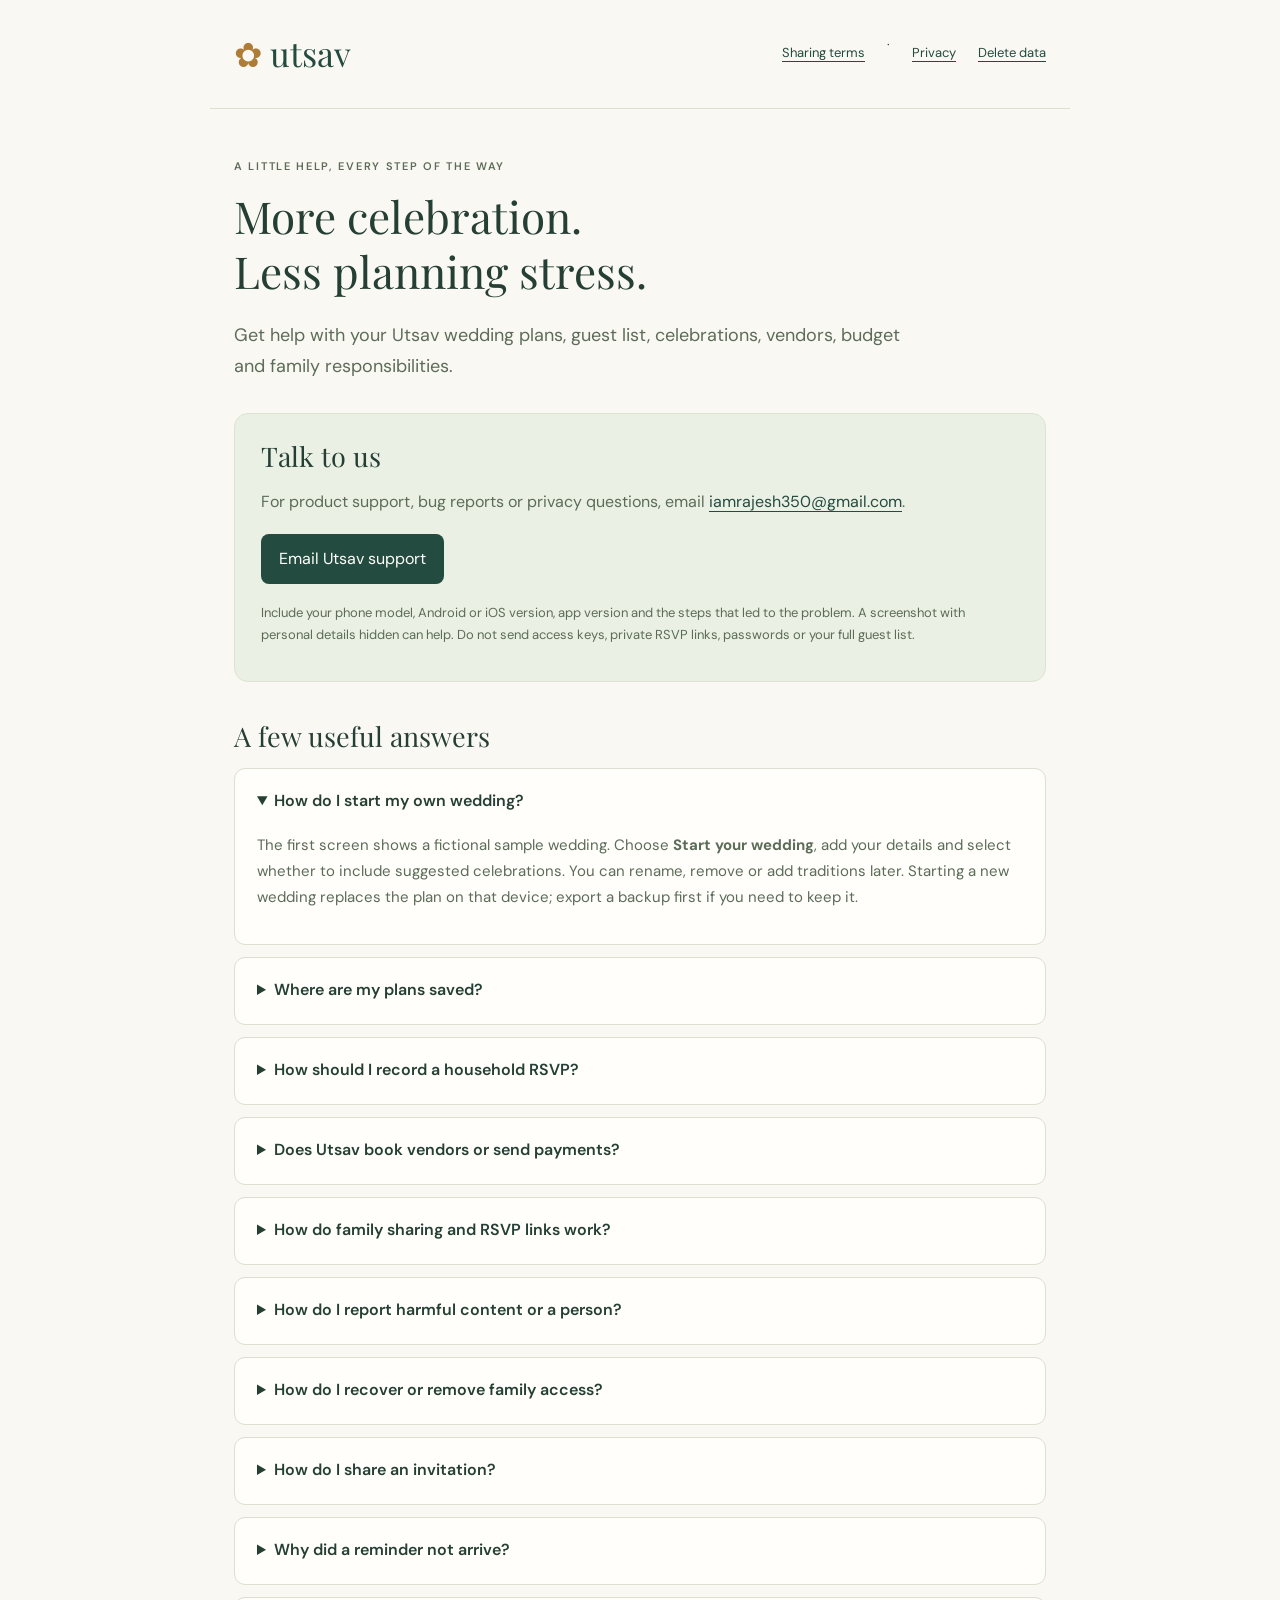
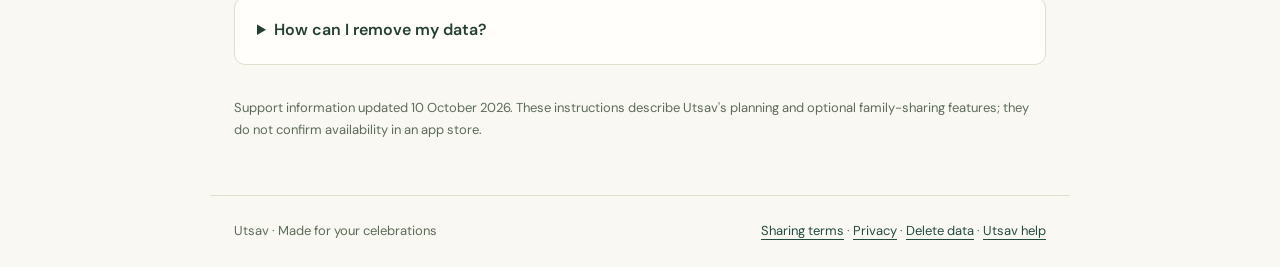
<file: index.html>
<!doctype html>
<html lang="en">
<head>
<meta charset="utf-8"><meta name="viewport" content="width=device-width,initial-scale=1"><meta name="referrer" content="no-referrer">
<title>Utsav support · A little help for your wedding plans</title>
<meta name="description" content="Help with Utsav wedding planning, guest RSVPs, backups, family sharing and reminders. Contact iamrajesh350@gmail.com.">
<link rel="icon" href="./icon.svg" type="image/svg+xml"><link rel="stylesheet" href="./fonts/fonts.css">
<style>
:root{color-scheme:light;--ink:#253f35;--muted:#5c6c59;--line:#dedfcf;--green:#244b40}*{box-sizing:border-box}body{margin:0;background:#faf8f3;color:var(--ink);font:16px/1.75 'DM Sans',Arial,sans-serif}a{color:var(--green);text-underline-offset:4px}a:focus-visible{outline:3px solid #af7935;outline-offset:4px}header,main,footer{max-width:860px;margin:auto;padding:24px}header{display:flex;align-items:center;justify-content:space-between;gap:20px;border-bottom:1px solid var(--line)}.brand{font-family:'Playfair Display',Georgia,serif;font-size:34px;text-decoration:none}.brand span{color:#ae7c39}nav{display:flex;gap:22px;font-size:13px;flex-wrap:wrap}nav a{padding:8px 0}main{padding-top:48px;padding-bottom:40px}h1,h2{font-family:'Playfair Display',Georgia,serif;font-weight:400;line-height:1.25}h1{font-size:44px;max-width:650px;margin:12px 0 22px}h2{font-size:27px;margin:0 0 14px}.eyebrow{font-size:11px;letter-spacing:1.7px;color:var(--muted);font-weight:600}.intro{font-size:18px;max-width:670px;color:var(--muted)}.contact{padding:26px;background:#eaf0e4;border:1px solid #dbe4d0;border-radius:14px;margin:30px 0 38px}.contact p{margin:8px 0;color:var(--muted)}.button{display:inline-block;background:var(--green);color:#fffefa;border-radius:8px;padding:11px 18px;text-decoration:none;min-height:46px;margin:10px 0}.note{font-size:13px;color:var(--muted)}section{margin:32px 0}details{background:#fffefa;border:1px solid var(--line);border-radius:11px;padding:18px 22px;margin:12px 0}summary{font-weight:600;cursor:pointer;min-height:30px}details p,details li{color:var(--muted);font-size:15px}ol,ul{padding-left:24px}li{padding:4px 0}footer{border-top:1px solid var(--line);font-size:13px;color:var(--muted);display:flex;justify-content:space-between;gap:18px;flex-wrap:wrap}@media(max-width:550px){header,main,footer{padding-left:21px;padding-right:21px}header{align-items:flex-start}nav{gap:12px;font-size:12px}main{padding-top:34px}h1{font-size:36px}.intro{font-size:16px}.contact{padding:22px}details{padding:18px}h2{font-size:25px}}
</style>
</head>
<body>
<header><a class="brand" href="./support.html" aria-label="Utsav support home"><span>✿</span> utsav</a><nav aria-label="Help navigation"><a href="./terms.html">Sharing terms</a> · <a href="./privacy.html">Privacy</a><a href="./delete-data.html">Delete data</a></nav></header>
<main>
<div class="eyebrow">A LITTLE HELP, EVERY STEP OF THE WAY</div>
<h1>More celebration.<br>Less planning stress.</h1>
<p class="intro">Get help with your Utsav wedding plans, guest list, celebrations, vendors, budget and family responsibilities.</p>
<div class="contact"><h2>Talk to us</h2><p>For product support, bug reports or privacy questions, email <a href="mailto:iamrajesh350@gmail.com">iamrajesh350@gmail.com</a>.</p><a class="button" href="mailto:iamrajesh350@gmail.com?subject=Utsav%20support">Email Utsav support</a><p class="note">Include your phone model, Android or iOS version, app version and the steps that led to the problem. A screenshot with personal details hidden can help. Do not send access keys, private RSVP links, passwords or your full guest list.</p></div>
<section aria-labelledby="common"><h2 id="common">A few useful answers</h2>
<details open><summary>How do I start my own wedding?</summary><p>The first screen shows a fictional sample wedding. Choose <strong>Start your wedding</strong>, add your details and select whether to include suggested celebrations. You can rename, remove or add traditions later. Starting a new wedding replaces the plan on that device; export a backup first if you need to keep it.</p></details>
<details><summary>Where are my plans saved?</summary><p>Standard planning is saved on your device and does not require sign-in. Open <strong>Settings &amp; backups → Export a wedding backup</strong> to keep a JSON copy. Use <strong>Restore from backup</strong> to import it on another device. Restoring replaces the current plan after confirmation; it does not merge two weddings.</p><p>Exports contain personal details and are not encrypted. Keep them private. Utsav support cannot recover an on-device plan if it has been deleted and no backup remains.</p></details>
<details><summary>How should I record a household RSVP?</summary><p>Add a household, set the number of invited people, and record its response. For a confirmed household, enter how many people will attend; this may be smaller than the invitation count. The overview counts people, not just households.</p><p>The household's response applies to its listed celebrations. For mixed meal preferences or different attendance by event, use separate guest entries or keep clear notes with the host.</p></details>
<details><summary>Does Utsav book vendors or send payments?</summary><p>Utsav records your quotes, arrangements and paid amounts. Contact caterers, photographers and other vendors directly to confirm availability, bookings and payments. The budget separates all quotes from booked commitments; paid amounts are already part of those costs.</p></details>
<details><summary>How do family sharing and RSVP links work?</summary><p>Open <strong>Settings &amp; backups → Family sharing</strong> to connect to Utsav sharing. The default service is operated by Rajesh Ray and hosted with Fly.io in Singapore. You can change the address to use another server you trust. Accept the sharing rules before creating, joining or uploading a shared wedding. Creating or uploading sends the plan to that server. Every family editor can see the whole wedding, including guest contacts, notes and budgets.</p><p>Uploads and refreshes are explicit actions. A refresh replaces local plans after confirmation. Keep a backup before resolving changes made by another helper. Utsav supplies a public RSVP page and the default family service. If you change these addresses, both must be reachable by your guests; a localhost or private preview address will not work for other guests.</p><p>Guest links reveal only the relevant household invitation, but anyone receiving a forwarded link can use it. Ask the host for a replacement if a link has expired or been shared incorrectly. For an independently operated family server, contact that server's operator about availability, backups and access.</p></details>
<details><summary>How do I report harmful content or a person?</summary><p>Open <strong>Family sharing → Report content or a person</strong>, or use the reporting button on a guest RSVP invitation. Choose the concern, describe the relevant content or person, then send the report. Wait for the receipt; a failed request is not submitted. No full wedding or guest list is automatically attached.</p><p>Reports go to the family server operator. For Utsav sharing, the operator reviews reports and may remove content or revoke access. Email support with the report reference for follow-up. A receipt does not mean content was removed. Owners can remove editors in <strong>Review family access</strong>; editors can revoke their own connection when disconnecting. See our <a href="./terms.html">sharing terms and reporting policy</a>.</p></details>
<details><summary>How do I recover or remove family access?</summary><p>On a connected device, choose <strong>Save a connection recovery file → Export private connection</strong>. This file contains a secret key and is separate from your wedding-data backup. Keep it protected; anyone with it can access the shared wedding. Use <strong>Restore a saved connection</strong> on a disconnected device to restore it.</p><p>Owners can use <strong>Review family access</strong> to remove editors and cancel unused invitations. Editors can revoke their own connection when disconnecting. Owner disconnection only removes the key from that device, so save a recovery file first or delete the server wedding if it is no longer needed. There is no email-based owner-key recovery.</p><p><strong>Replace this device’s access key</strong> invalidates old copies of that key, including old recovery files. Other editors keep their own access. Save a new recovery file afterward.</p></details>
<details><summary>How do I share an invitation?</summary><p>Use the share button beside a guest or the celebration itinerary. On a phone, this opens the system share sheet; a browser may copy the invitation text. You choose the recipient and finish sending in your messaging app. Utsav does not automatically send WhatsApp messages, SMS or emails.</p></details>
<details><summary>Why did a reminder not arrive?</summary><p>Task reminders are available in the native iPhone and Android apps. In Settings, choose <strong>Set task reminders</strong> and allow notifications. Reminders are scheduled for 9 am on future due dates. Your phone's notification, battery, Focus or Do Not Disturb settings can affect delivery. Utsav does not guarantee exact alarm delivery.</p><p>Use <strong>Turn off reminders</strong> to cancel them. Task titles may appear on your lock screen.</p></details>
<details><summary>How can I remove my data?</summary><p>Use the app's local deletion control and, if connected, the separate server deletion controls. Deleting a local plan does not erase shared server records or exported copies. Follow the <a href="./delete-data.html">Utsav data deletion instructions</a> for the correct order and a request route if you cannot access the app.</p></details>
</section>
<p class="note">Support information updated 10 October 2026. These instructions describe Utsav's planning and optional family-sharing features; they do not confirm availability in an app store.</p>
</main><footer><span>Utsav · Made for your celebrations</span><span><a href="./terms.html">Sharing terms</a> · <a href="./privacy.html">Privacy</a> · <a href="./delete-data.html">Delete data</a> · <a href="./support.html">Utsav help</a></span></footer>
</body></html>
</file>
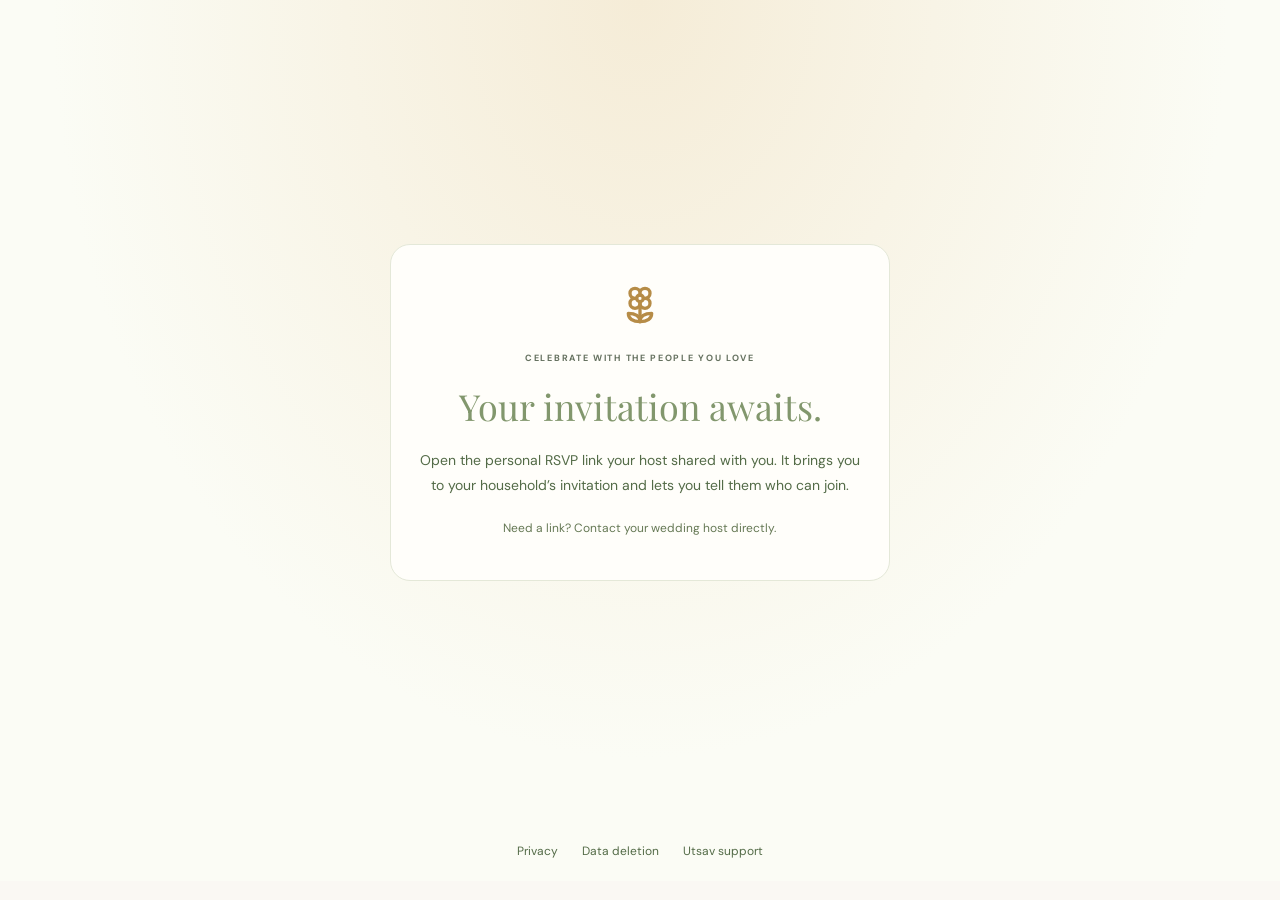
<file: rsvp/index.html>
<!doctype html>
<html lang="en">
  <head>
    <meta charset="UTF-8"/>
    <meta name="viewport" content="width=device-width, initial-scale=1.0, viewport-fit=cover"/>
    <meta name="referrer" content="no-referrer"/>
    <meta name="robots" content="noindex, nofollow"/>
    <meta name="theme-color" content="#244b40"/>
    <meta name="description" content="Your personal wedding invitation. Let your hosts know who can join the celebrations."/>
    <meta http-equiv="Content-Security-Policy" content="default-src 'self'; script-src 'self'; style-src 'self' 'unsafe-inline'; font-src 'self'; img-src 'self' data:; connect-src https: http://localhost:* http://127.0.0.1:*; object-src 'none'; base-uri 'none'; form-action 'none'"/>
    <title>Utsav · Your wedding invitation</title>
    <link rel="icon" type="image/svg+xml" href="./assets/icon-DWLB2cLd.svg"/>
    <script type="module" crossorigin src="./assets/guest-CKQgvCUo.js"></script>
    <link rel="stylesheet" crossorigin href="./assets/guest-D3rSnaW5.css">
    <link rel="stylesheet" href="./fonts/fonts.css"/>
  </head>
  <body>
    <div id="root"></div>
  </body>
</html>
</file>
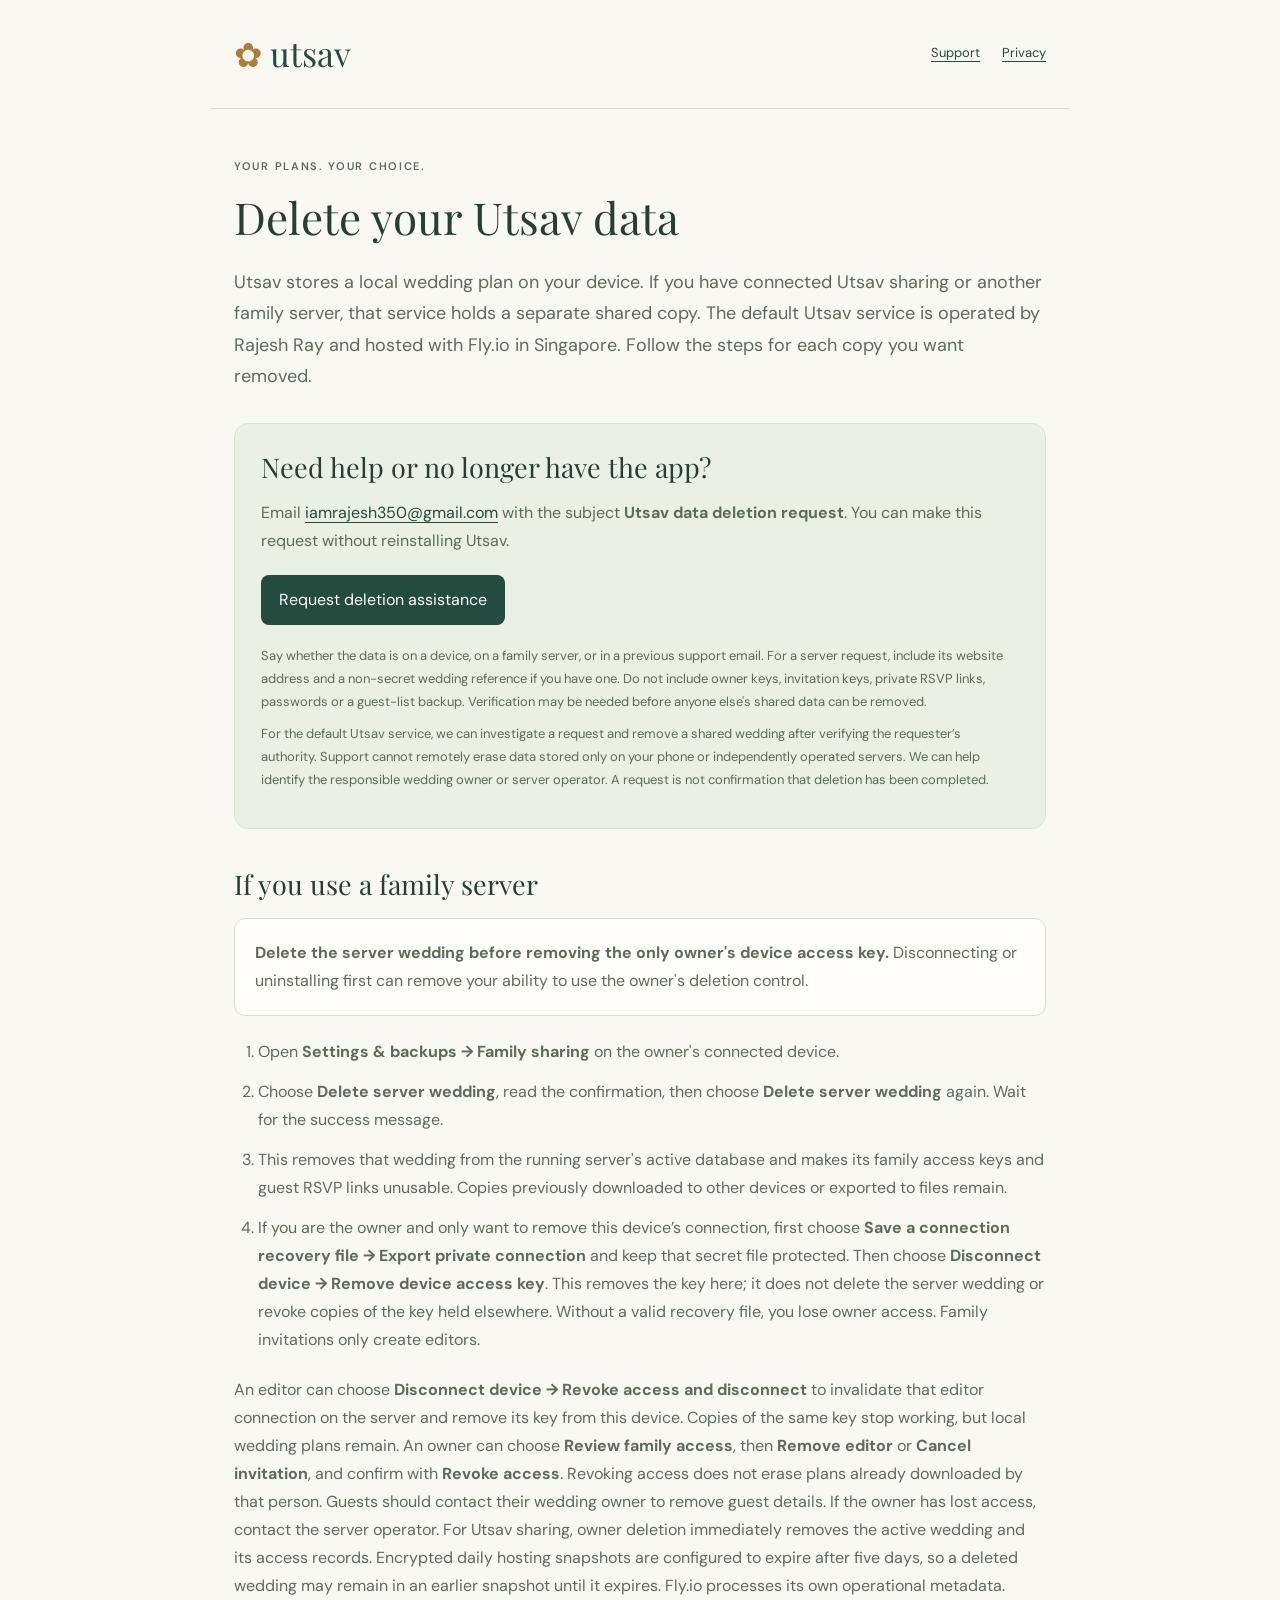
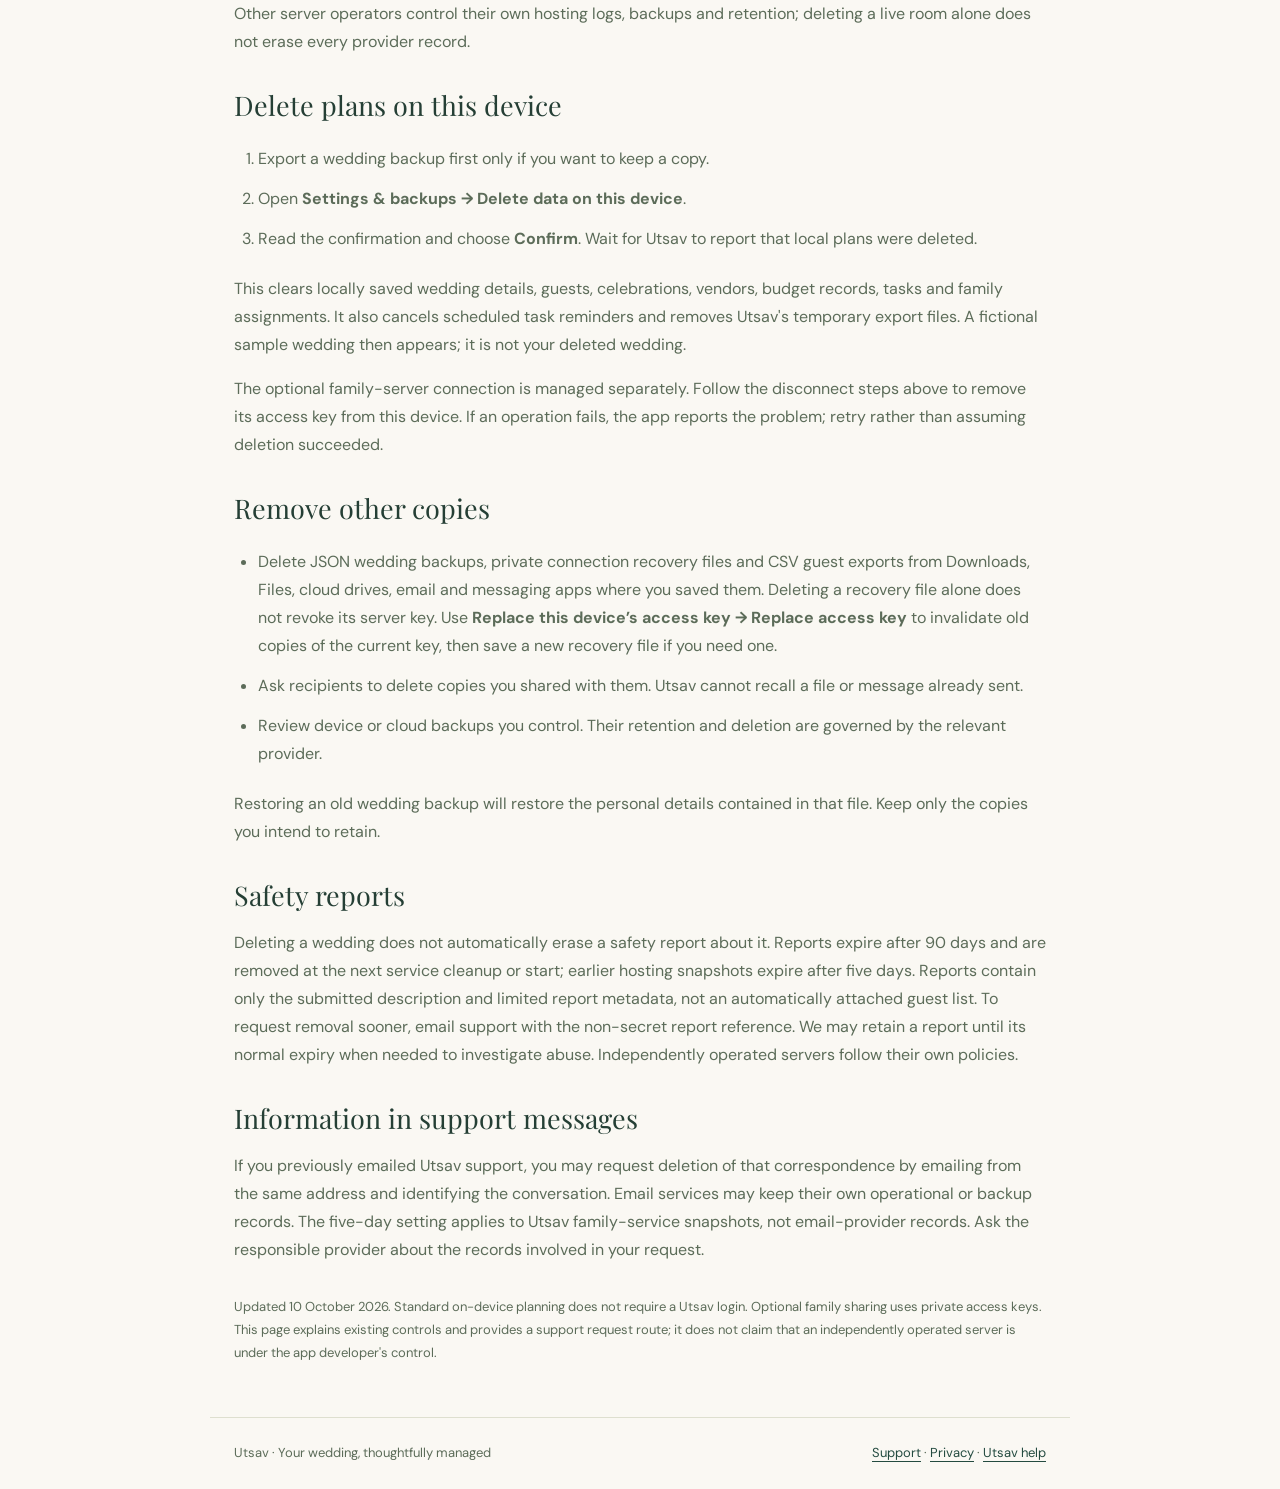
<file: delete-data.html>
<!doctype html>
<html lang="en">
<head>
<meta charset="utf-8"><meta name="viewport" content="width=device-width,initial-scale=1"><meta name="referrer" content="no-referrer">
<title>Delete your Utsav data · Wedding plans and family sharing</title>
<meta name="description" content="Delete local Utsav wedding plans, understand family-server deletion, or request help from iamrajesh350@gmail.com.">
<link rel="icon" href="./icon.svg" type="image/svg+xml"><link rel="stylesheet" href="./fonts/fonts.css">
<style>
:root{color-scheme:light;--ink:#253f35;--muted:#5c6c59;--line:#dedfcf;--green:#244b40}*{box-sizing:border-box}body{margin:0;background:#faf8f3;color:var(--ink);font:16px/1.75 'DM Sans',Arial,sans-serif}a{color:var(--green);text-underline-offset:4px}a:focus-visible{outline:3px solid #af7935;outline-offset:4px}header,main,footer{max-width:860px;margin:auto;padding:24px}header{display:flex;align-items:center;justify-content:space-between;gap:20px;border-bottom:1px solid var(--line)}.brand{font-family:'Playfair Display',Georgia,serif;font-size:34px;text-decoration:none}.brand span{color:#ae7c39}nav{display:flex;gap:22px;font-size:13px;flex-wrap:wrap}nav a{padding:8px 0}main{padding-top:48px;padding-bottom:40px}h1,h2{font-family:'Playfair Display',Georgia,serif;font-weight:400;line-height:1.3}h1{font-size:44px;margin:12px 0 22px}h2{font-size:27px;margin:0 0 14px}.eyebrow{font-size:11px;letter-spacing:1.7px;color:var(--muted);font-weight:600}.intro{font-size:18px;color:var(--muted)}section{margin:32px 0}p,li{color:var(--muted)}ol,ul{padding-left:24px}li{padding:6px 0}.request{padding:26px;background:#eaf0e4;border:1px solid #dbe4d0;border-radius:14px;margin:30px 0 38px}.request p{margin:10px 0}.button{display:inline-block;background:var(--green);color:#fffefa;border-radius:8px;padding:11px 18px;text-decoration:none;min-height:46px;margin:10px 0}.notice{background:#fffefa;border:1px solid var(--line);border-radius:11px;padding:20px}.note{font-size:13px}footer{border-top:1px solid var(--line);font-size:13px;color:var(--muted);display:flex;justify-content:space-between;gap:18px;flex-wrap:wrap}@media(max-width:550px){header,main,footer{padding-left:21px;padding-right:21px}header{align-items:flex-start}nav{gap:12px;font-size:12px}main{padding-top:34px}h1{font-size:36px}.intro{font-size:16px}.request{padding:22px}h2{font-size:25px}}
</style>
</head>
<body>
<header><a class="brand" href="./support.html" aria-label="Utsav support home"><span>✿</span> utsav</a><nav aria-label="Help navigation"><a href="./support.html">Support</a><a href="./privacy.html">Privacy</a></nav></header>
<main><div class="eyebrow">YOUR PLANS. YOUR CHOICE.</div><h1>Delete your Utsav data</h1><p class="intro">Utsav stores a local wedding plan on your device. If you have connected Utsav sharing or another family server, that service holds a separate shared copy. The default Utsav service is operated by Rajesh Ray and hosted with Fly.io in Singapore. Follow the steps for each copy you want removed.</p>
<div class="request" id="request"><h2>Need help or no longer have the app?</h2><p>Email <a href="mailto:iamrajesh350@gmail.com?subject=Utsav%20data%20deletion%20request">iamrajesh350@gmail.com</a> with the subject <strong>Utsav data deletion request</strong>. You can make this request without reinstalling Utsav.</p><a class="button" href="mailto:iamrajesh350@gmail.com?subject=Utsav%20data%20deletion%20request">Request deletion assistance</a><p class="note">Say whether the data is on a device, on a family server, or in a previous support email. For a server request, include its website address and a non-secret wedding reference if you have one. Do not include owner keys, invitation keys, private RSVP links, passwords or a guest-list backup. Verification may be needed before anyone else's shared data can be removed.</p><p class="note">For the default Utsav service, we can investigate a request and remove a shared wedding after verifying the requester’s authority. Support cannot remotely erase data stored only on your phone or independently operated servers. We can help identify the responsible wedding owner or server operator. A request is not confirmation that deletion has been completed.</p></div>
<section><h2>If you use a family server</h2><p class="notice"><strong>Delete the server wedding before removing the only owner's device access key.</strong> Disconnecting or uninstalling first can remove your ability to use the owner's deletion control.</p><ol><li>Open <strong>Settings &amp; backups → Family sharing</strong> on the owner's connected device.</li><li>Choose <strong>Delete server wedding</strong>, read the confirmation, then choose <strong>Delete server wedding</strong> again. Wait for the success message.</li><li>This removes that wedding from the running server's active database and makes its family access keys and guest RSVP links unusable. Copies previously downloaded to other devices or exported to files remain.</li><li>If you are the owner and only want to remove this device’s connection, first choose <strong>Save a connection recovery file → Export private connection</strong> and keep that secret file protected. Then choose <strong>Disconnect device → Remove device access key</strong>. This removes the key here; it does not delete the server wedding or revoke copies of the key held elsewhere. Without a valid recovery file, you lose owner access. Family invitations only create editors.</li></ol><p>An editor can choose <strong>Disconnect device → Revoke access and disconnect</strong> to invalidate that editor connection on the server and remove its key from this device. Copies of the same key stop working, but local wedding plans remain. An owner can choose <strong>Review family access</strong>, then <strong>Remove editor</strong> or <strong>Cancel invitation</strong>, and confirm with <strong>Revoke access</strong>. Revoking access does not erase plans already downloaded by that person. Guests should contact their wedding owner to remove guest details. If the owner has lost access, contact the server operator. For Utsav sharing, owner deletion immediately removes the active wedding and its access records. Encrypted daily hosting snapshots are configured to expire after five days, so a deleted wedding may remain in an earlier snapshot until it expires. Fly.io processes its own operational metadata. Other server operators control their own hosting logs, backups and retention; deleting a live room alone does not erase every provider record.</p></section>
<section><h2>Delete plans on this device</h2><ol><li>Export a wedding backup first only if you want to keep a copy.</li><li>Open <strong>Settings &amp; backups → Delete data on this device</strong>.</li><li>Read the confirmation and choose <strong>Confirm</strong>. Wait for Utsav to report that local plans were deleted.</li></ol><p>This clears locally saved wedding details, guests, celebrations, vendors, budget records, tasks and family assignments. It also cancels scheduled task reminders and removes Utsav's temporary export files. A fictional sample wedding then appears; it is not your deleted wedding.</p><p>The optional family-server connection is managed separately. Follow the disconnect steps above to remove its access key from this device. If an operation fails, the app reports the problem; retry rather than assuming deletion succeeded.</p></section>
<section><h2>Remove other copies</h2><ul><li>Delete JSON wedding backups, private connection recovery files and CSV guest exports from Downloads, Files, cloud drives, email and messaging apps where you saved them. Deleting a recovery file alone does not revoke its server key. Use <strong>Replace this device’s access key → Replace access key</strong> to invalidate old copies of the current key, then save a new recovery file if you need one.</li><li>Ask recipients to delete copies you shared with them. Utsav cannot recall a file or message already sent.</li><li>Review device or cloud backups you control. Their retention and deletion are governed by the relevant provider.</li></ul><p>Restoring an old wedding backup will restore the personal details contained in that file. Keep only the copies you intend to retain.</p></section>
<section><h2>Safety reports</h2><p>Deleting a wedding does not automatically erase a safety report about it. Reports expire after 90 days and are removed at the next service cleanup or start; earlier hosting snapshots expire after five days. Reports contain only the submitted description and limited report metadata, not an automatically attached guest list. To request removal sooner, email support with the non-secret report reference. We may retain a report until its normal expiry when needed to investigate abuse. Independently operated servers follow their own policies.</p></section>
<section><h2>Information in support messages</h2><p>If you previously emailed Utsav support, you may request deletion of that correspondence by emailing from the same address and identifying the conversation. Email services may keep their own operational or backup records. The five-day setting applies to Utsav family-service snapshots, not email-provider records. Ask the responsible provider about the records involved in your request.</p></section>
<p class="note">Updated 10 October 2026. Standard on-device planning does not require a Utsav login. Optional family sharing uses private access keys. This page explains existing controls and provides a support request route; it does not claim that an independently operated server is under the app developer's control.</p>
</main><footer><span>Utsav · Your wedding, thoughtfully managed</span><span><a href="./support.html">Support</a> · <a href="./privacy.html">Privacy</a> · <a href="./support.html">Utsav help</a></span></footer>
</body></html>
</file>
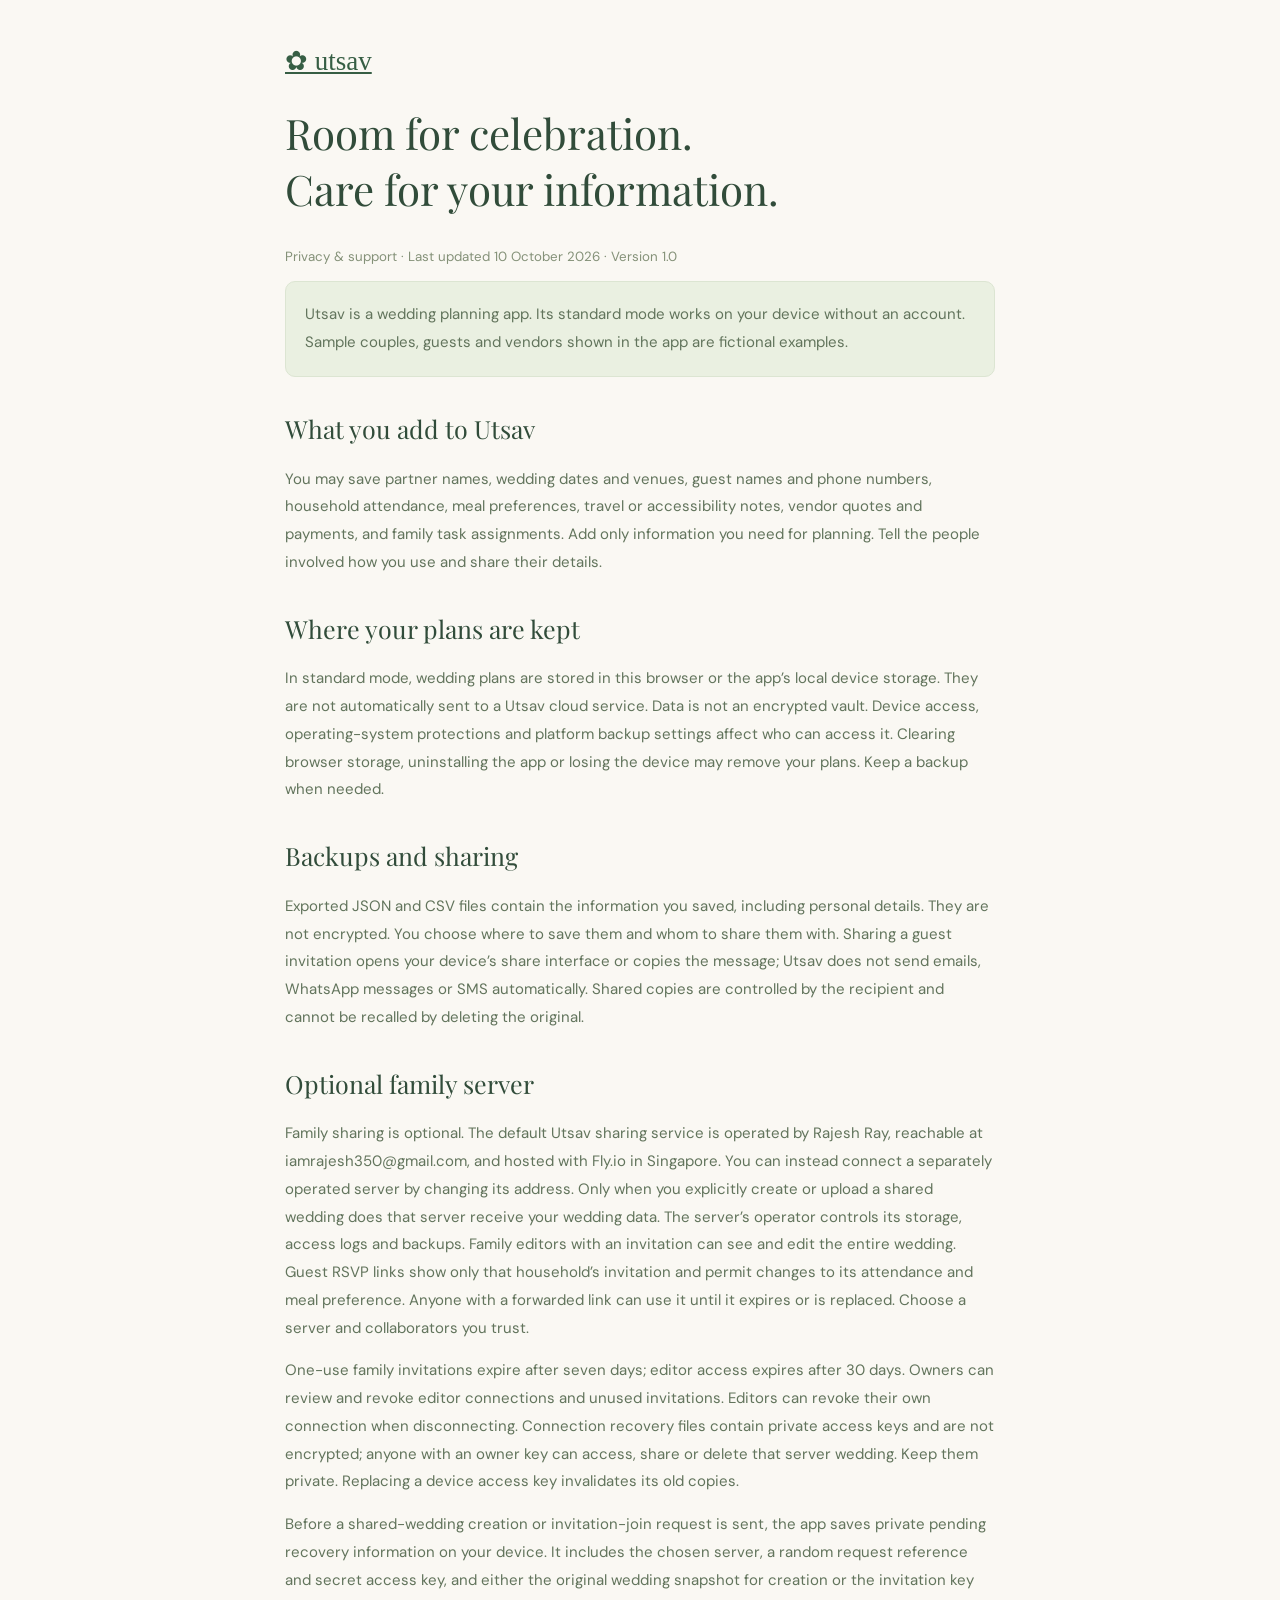
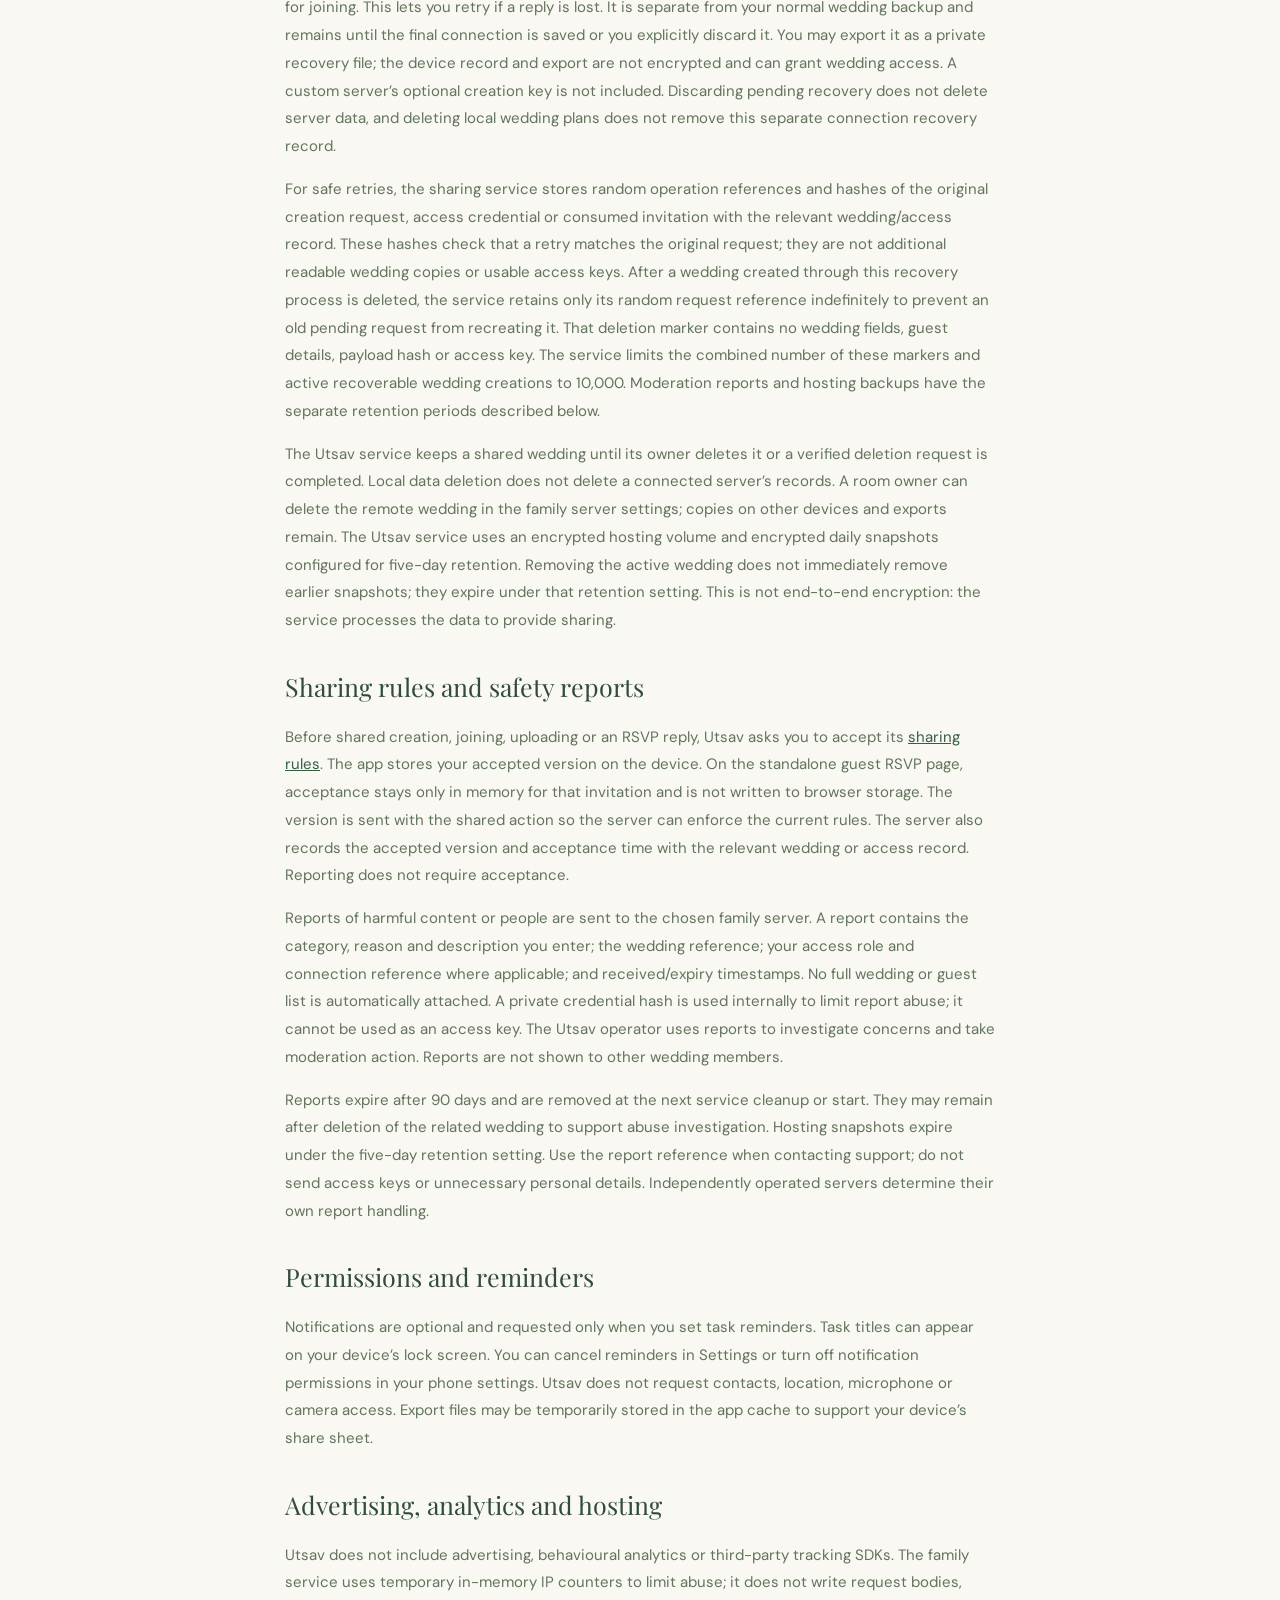
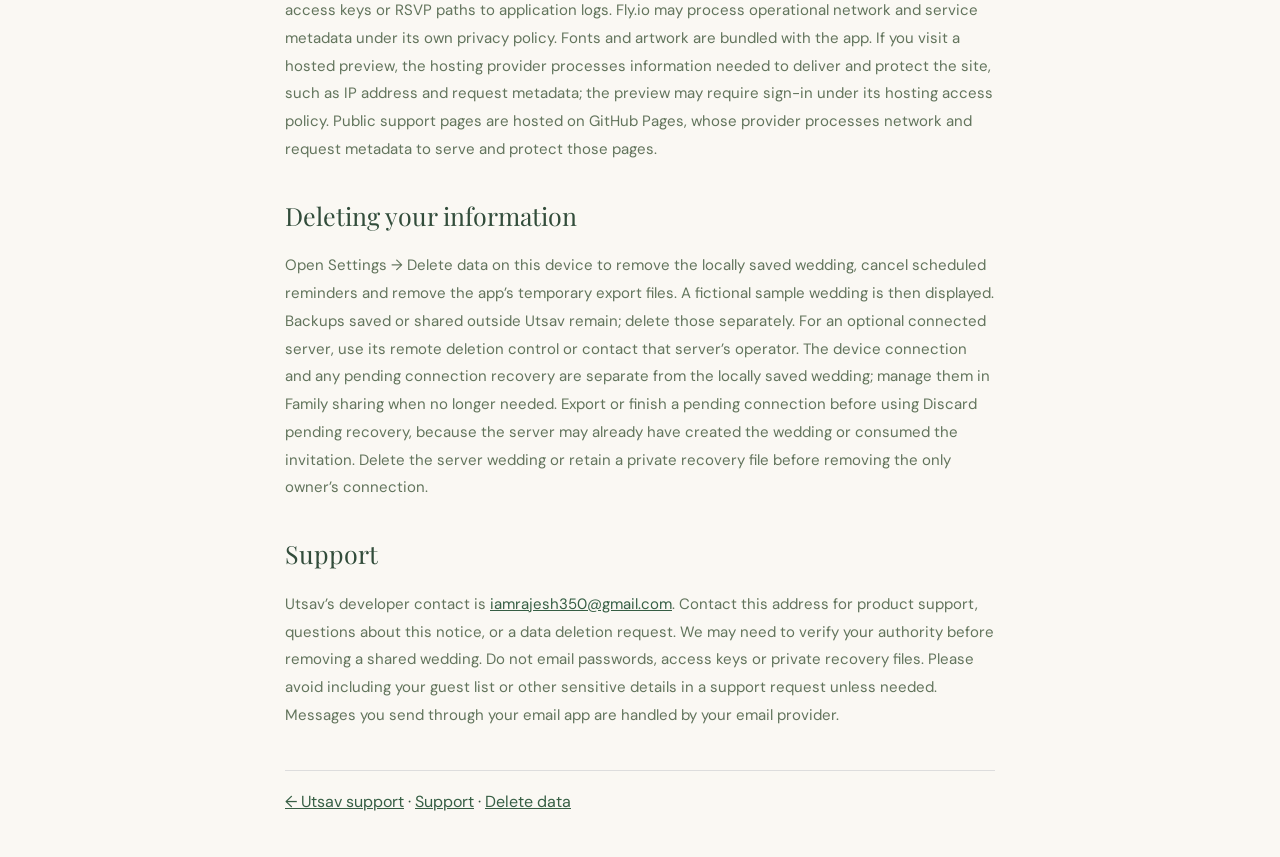
<file: privacy.html>
<!doctype html><html lang="en"><head><meta charset="utf-8"><meta name="viewport" content="width=device-width,initial-scale=1"><meta name="referrer" content="no-referrer"><title>Privacy & support · Utsav</title><link rel="stylesheet" href="./fonts/fonts.css"><style>body{background:#faf8f3;color:#314c3a;font-family:'DM Sans',sans-serif;margin:0;padding:45px 23px}main{max-width:710px;margin:auto}h1,h2{font-family:'Playfair Display',Georgia;font-weight:400}h1{font-size:42px}h2{font-size:25px;margin-top:35px}p,li{font-size:15px;line-height:1.85;color:#62745c}a{color:#365e44}small{color:#849178}.brand{font-family:Georgia;font-size:27px}.notice{background:#eaf0e1;border:1px solid #dce5d2;padding:19px;border-radius:10px}footer{margin-top:40px;border-top:1px solid #ddd;padding-top:20px}</style></head><body><main><a class="brand" href="./support.html">✿ utsav</a><h1>Room for celebration.<br>Care for your information.</h1><small>Privacy & support · Last updated 10 October 2026 · Version 1.0</small><p class="notice">Utsav is a wedding planning app. Its standard mode works on your device without an account. Sample couples, guests and vendors shown in the app are fictional examples.</p><h2>What you add to Utsav</h2><p>You may save partner names, wedding dates and venues, guest names and phone numbers, household attendance, meal preferences, travel or accessibility notes, vendor quotes and payments, and family task assignments. Add only information you need for planning. Tell the people involved how you use and share their details.</p><h2>Where your plans are kept</h2><p>In standard mode, wedding plans are stored in this browser or the app’s local device storage. They are not automatically sent to a Utsav cloud service. Data is not an encrypted vault. Device access, operating-system protections and platform backup settings affect who can access it. Clearing browser storage, uninstalling the app or losing the device may remove your plans. Keep a backup when needed.</p><h2>Backups and sharing</h2><p>Exported JSON and CSV files contain the information you saved, including personal details. They are not encrypted. You choose where to save them and whom to share them with. Sharing a guest invitation opens your device’s share interface or copies the message; Utsav does not send emails, WhatsApp messages or SMS automatically. Shared copies are controlled by the recipient and cannot be recalled by deleting the original.</p><h2>Optional family server</h2><p>Family sharing is optional. The default Utsav sharing service is operated by Rajesh Ray, reachable at iamrajesh350@gmail.com, and hosted with Fly.io in Singapore. You can instead connect a separately operated server by changing its address. Only when you explicitly create or upload a shared wedding does that server receive your wedding data. The server’s operator controls its storage, access logs and backups. Family editors with an invitation can see and edit the entire wedding. Guest RSVP links show only that household’s invitation and permit changes to its attendance and meal preference. Anyone with a forwarded link can use it until it expires or is replaced. Choose a server and collaborators you trust.</p><p>One-use family invitations expire after seven days; editor access expires after 30 days. Owners can review and revoke editor connections and unused invitations. Editors can revoke their own connection when disconnecting. Connection recovery files contain private access keys and are not encrypted; anyone with an owner key can access, share or delete that server wedding. Keep them private. Replacing a device access key invalidates its old copies.</p><p>Before a shared-wedding creation or invitation-join request is sent, the app saves private pending recovery information on your device. It includes the chosen server, a random request reference and secret access key, and either the original wedding snapshot for creation or the invitation key for joining. This lets you retry if a reply is lost. It is separate from your normal wedding backup and remains until the final connection is saved or you explicitly discard it. You may export it as a private recovery file; the device record and export are not encrypted and can grant wedding access. A custom server’s optional creation key is not included. Discarding pending recovery does not delete server data, and deleting local wedding plans does not remove this separate connection recovery record.</p><p>For safe retries, the sharing service stores random operation references and hashes of the original creation request, access credential or consumed invitation with the relevant wedding/access record. These hashes check that a retry matches the original request; they are not additional readable wedding copies or usable access keys. After a wedding created through this recovery process is deleted, the service retains only its random request reference indefinitely to prevent an old pending request from recreating it. That deletion marker contains no wedding fields, guest details, payload hash or access key. The service limits the combined number of these markers and active recoverable wedding creations to 10,000. Moderation reports and hosting backups have the separate retention periods described below.</p><p>The Utsav service keeps a shared wedding until its owner deletes it or a verified deletion request is completed. Local data deletion does not delete a connected server’s records. A room owner can delete the remote wedding in the family server settings; copies on other devices and exports remain. The Utsav service uses an encrypted hosting volume and encrypted daily snapshots configured for five-day retention. Removing the active wedding does not immediately remove earlier snapshots; they expire under that retention setting. This is not end-to-end encryption: the service processes the data to provide sharing.</p><h2>Sharing rules and safety reports</h2><p>Before shared creation, joining, uploading or an RSVP reply, Utsav asks you to accept its <a href="./terms.html">sharing rules</a>. The app stores your accepted version on the device. On the standalone guest RSVP page, acceptance stays only in memory for that invitation and is not written to browser storage. The version is sent with the shared action so the server can enforce the current rules. The server also records the accepted version and acceptance time with the relevant wedding or access record. Reporting does not require acceptance.</p><p>Reports of harmful content or people are sent to the chosen family server. A report contains the category, reason and description you enter; the wedding reference; your access role and connection reference where applicable; and received/expiry timestamps. No full wedding or guest list is automatically attached. A private credential hash is used internally to limit report abuse; it cannot be used as an access key. The Utsav operator uses reports to investigate concerns and take moderation action. Reports are not shown to other wedding members.</p><p>Reports expire after 90 days and are removed at the next service cleanup or start. They may remain after deletion of the related wedding to support abuse investigation. Hosting snapshots expire under the five-day retention setting. Use the report reference when contacting support; do not send access keys or unnecessary personal details. Independently operated servers determine their own report handling.</p><h2>Permissions and reminders</h2><p>Notifications are optional and requested only when you set task reminders. Task titles can appear on your device’s lock screen. You can cancel reminders in Settings or turn off notification permissions in your phone settings. Utsav does not request contacts, location, microphone or camera access. Export files may be temporarily stored in the app cache to support your device’s share sheet.</p><h2>Advertising, analytics and hosting</h2><p>Utsav does not include advertising, behavioural analytics or third-party tracking SDKs. The family service uses temporary in-memory IP counters to limit abuse; it does not write request bodies, access keys or RSVP paths to application logs. Fly.io may process operational network and service metadata under its own privacy policy. Fonts and artwork are bundled with the app. If you visit a hosted preview, the hosting provider processes information needed to deliver and protect the site, such as IP address and request metadata; the preview may require sign-in under its hosting access policy. Public support pages are hosted on GitHub Pages, whose provider processes network and request metadata to serve and protect those pages.</p><h2>Deleting your information</h2><p>Open Settings → Delete data on this device to remove the locally saved wedding, cancel scheduled reminders and remove the app’s temporary export files. A fictional sample wedding is then displayed. Backups saved or shared outside Utsav remain; delete those separately. For an optional connected server, use its remote deletion control or contact that server’s operator. The device connection and any pending connection recovery are separate from the locally saved wedding; manage them in Family sharing when no longer needed. Export or finish a pending connection before using Discard pending recovery, because the server may already have created the wedding or consumed the invitation. Delete the server wedding or retain a private recovery file before removing the only owner’s connection.</p><h2>Support</h2><p>Utsav’s developer contact is <a href="mailto:iamrajesh350@gmail.com">iamrajesh350@gmail.com</a>. Contact this address for product support, questions about this notice, or a data deletion request. We may need to verify your authority before removing a shared wedding. Do not email passwords, access keys or private recovery files. Please avoid including your guest list or other sensitive details in a support request unless needed. Messages you send through your email app are handled by your email provider.</p><footer><a href="./support.html">← Utsav support</a> · <a href="./support.html">Support</a> · <a href="./delete-data.html">Delete data</a></footer></main></body></html>
</file>
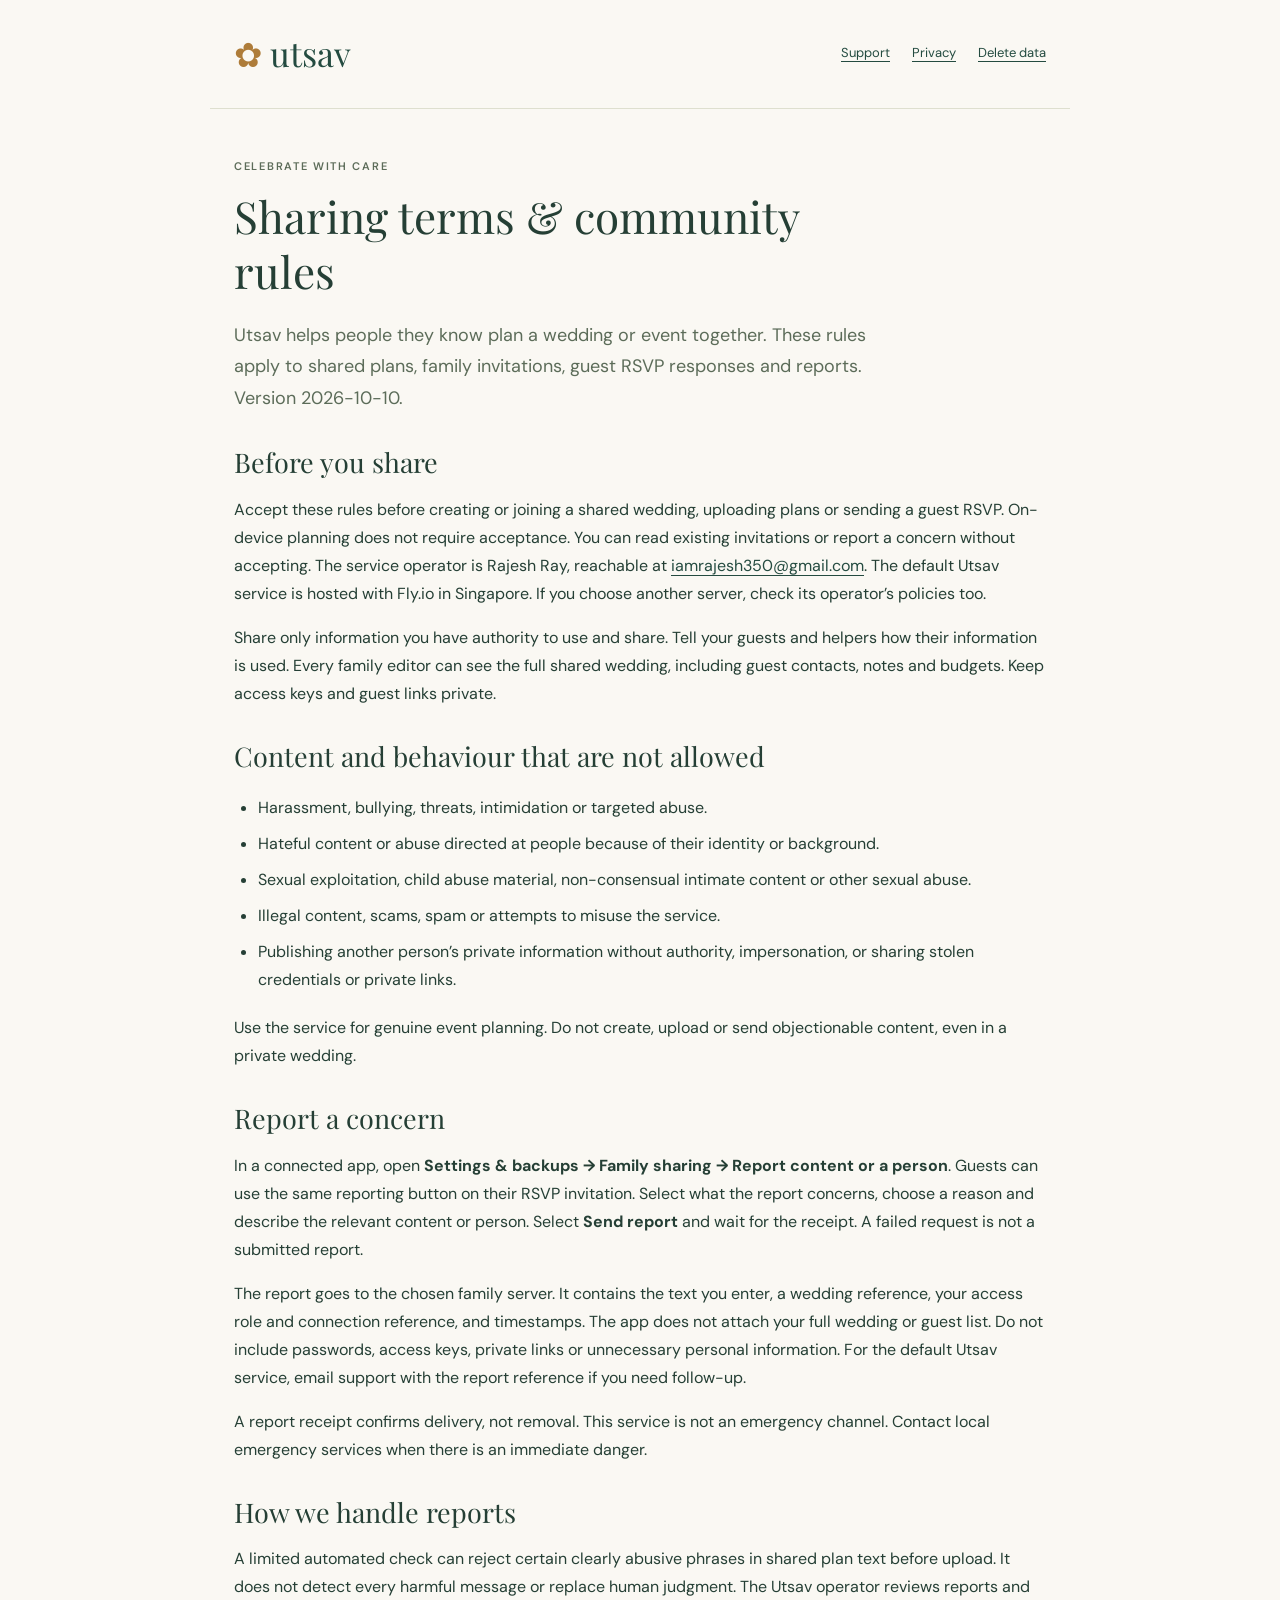
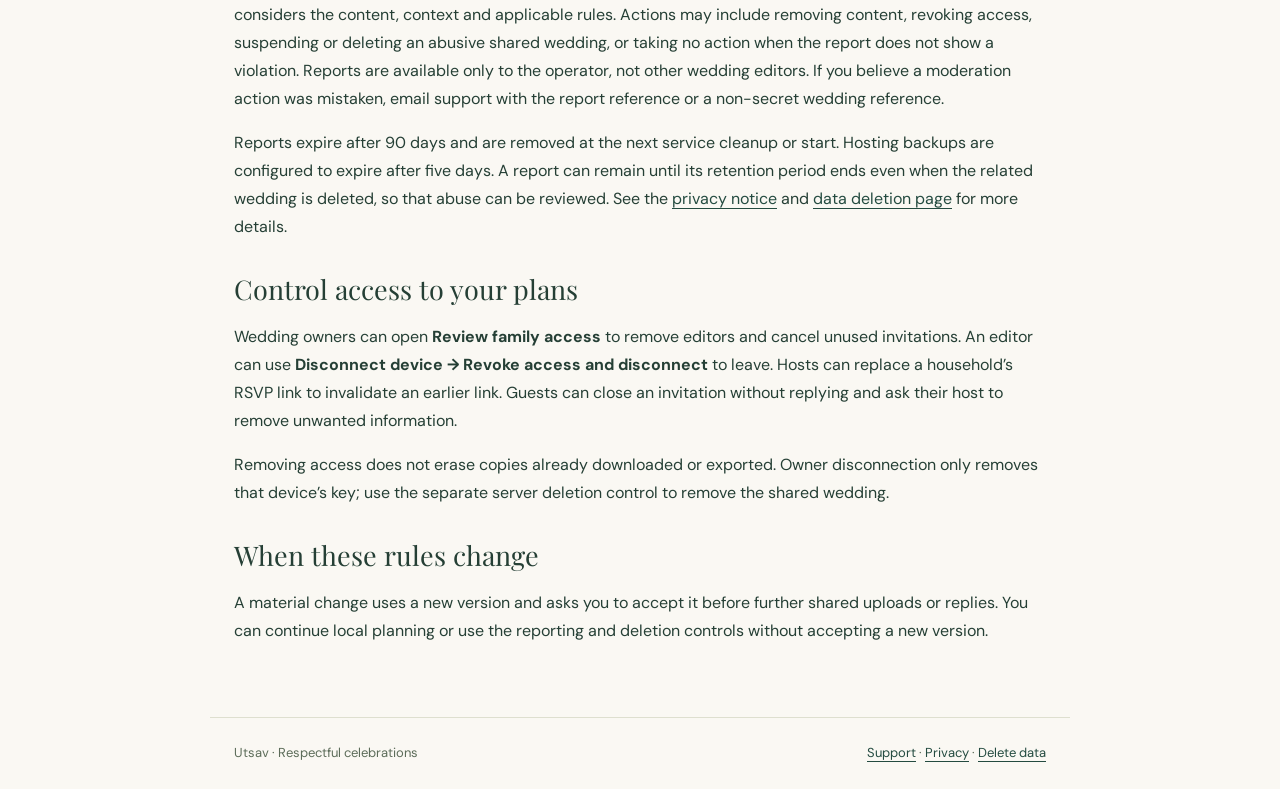
<file: terms.html>
<!doctype html>
<html lang="en">
<head>
<meta charset="utf-8"><meta name="viewport" content="width=device-width,initial-scale=1"><meta name="referrer" content="no-referrer">
<title>Utsav sharing terms · Respectful celebrations</title>
<meta name="description" content="Utsav sharing rules, reporting and moderation for wedding plans and guest RSVP invitations.">
<link rel="icon" href="./icon.svg" type="image/svg+xml"><link rel="stylesheet" href="./fonts/fonts.css">
<style>
:root{color-scheme:light;--ink:#253f35;--muted:#5c6c59;--line:#dedfcf;--green:#244b40}*{box-sizing:border-box}body{margin:0;background:#faf8f3;color:var(--ink);font:16px/1.75 'DM Sans',Arial,sans-serif}a{color:var(--green);text-underline-offset:4px}a:focus-visible{outline:3px solid #af7935;outline-offset:4px}header,main,footer{max-width:860px;margin:auto;padding:24px}header{display:flex;align-items:center;justify-content:space-between;gap:20px;border-bottom:1px solid var(--line)}.brand{font-family:'Playfair Display',Georgia,serif;font-size:34px;text-decoration:none}.brand span{color:#ae7c39}nav{display:flex;gap:22px;font-size:13px;flex-wrap:wrap}nav a{padding:8px 0}main{padding-top:48px;padding-bottom:40px}h1,h2{font-family:'Playfair Display',Georgia,serif;font-weight:400;line-height:1.25}h1{font-size:44px;max-width:650px;margin:12px 0 22px}h2{font-size:27px;margin:0 0 14px}.eyebrow{font-size:11px;letter-spacing:1.7px;color:var(--muted);font-weight:600}.intro{font-size:18px;max-width:670px;color:var(--muted)}.contact{padding:26px;background:#eaf0e4;border:1px solid #dbe4d0;border-radius:14px;margin:30px 0 38px}.contact p{margin:8px 0;color:var(--muted)}.button{display:inline-block;background:var(--green);color:#fffefa;border-radius:8px;padding:11px 18px;text-decoration:none;min-height:46px;margin:10px 0}.note{font-size:13px;color:var(--muted)}section{margin:32px 0}details{background:#fffefa;border:1px solid var(--line);border-radius:11px;padding:18px 22px;margin:12px 0}summary{font-weight:600;cursor:pointer;min-height:30px}details p,details li{color:var(--muted);font-size:15px}ol,ul{padding-left:24px}li{padding:4px 0}footer{border-top:1px solid var(--line);font-size:13px;color:var(--muted);display:flex;justify-content:space-between;gap:18px;flex-wrap:wrap}@media(max-width:550px){header,main,footer{padding-left:21px;padding-right:21px}header{align-items:flex-start}nav{gap:12px;font-size:12px}main{padding-top:34px}h1{font-size:36px}.intro{font-size:16px}.contact{padding:22px}details{padding:18px}h2{font-size:25px}}
</style>
</head>
<body>
<header><a class="brand" href="./support.html"><span>✿</span> utsav</a><nav aria-label="Help navigation"><a href="./support.html">Support</a><a href="./privacy.html">Privacy</a><a href="./delete-data.html">Delete data</a></nav></header>
<main><div class="eyebrow">CELEBRATE WITH CARE</div><h1>Sharing terms &amp; community rules</h1><p class="intro">Utsav helps people they know plan a wedding or event together. These rules apply to shared plans, family invitations, guest RSVP responses and reports. Version 2026-10-10.</p>
<section><h2>Before you share</h2><p>Accept these rules before creating or joining a shared wedding, uploading plans or sending a guest RSVP. On-device planning does not require acceptance. You can read existing invitations or report a concern without accepting. The service operator is Rajesh Ray, reachable at <a href="mailto:iamrajesh350@gmail.com">iamrajesh350@gmail.com</a>. The default Utsav service is hosted with Fly.io in Singapore. If you choose another server, check its operator’s policies too.</p><p>Share only information you have authority to use and share. Tell your guests and helpers how their information is used. Every family editor can see the full shared wedding, including guest contacts, notes and budgets. Keep access keys and guest links private.</p></section>
<section><h2>Content and behaviour that are not allowed</h2><ul><li>Harassment, bullying, threats, intimidation or targeted abuse.</li><li>Hateful content or abuse directed at people because of their identity or background.</li><li>Sexual exploitation, child abuse material, non-consensual intimate content or other sexual abuse.</li><li>Illegal content, scams, spam or attempts to misuse the service.</li><li>Publishing another person’s private information without authority, impersonation, or sharing stolen credentials or private links.</li></ul><p>Use the service for genuine event planning. Do not create, upload or send objectionable content, even in a private wedding.</p></section>
<section><h2>Report a concern</h2><p>In a connected app, open <strong>Settings &amp; backups → Family sharing → Report content or a person</strong>. Guests can use the same reporting button on their RSVP invitation. Select what the report concerns, choose a reason and describe the relevant content or person. Select <strong>Send report</strong> and wait for the receipt. A failed request is not a submitted report.</p><p>The report goes to the chosen family server. It contains the text you enter, a wedding reference, your access role and connection reference, and timestamps. The app does not attach your full wedding or guest list. Do not include passwords, access keys, private links or unnecessary personal information. For the default Utsav service, email support with the report reference if you need follow-up.</p><p>A report receipt confirms delivery, not removal. This service is not an emergency channel. Contact local emergency services when there is an immediate danger.</p></section>
<section><h2>How we handle reports</h2><p>A limited automated check can reject certain clearly abusive phrases in shared plan text before upload. It does not detect every harmful message or replace human judgment. The Utsav operator reviews reports and considers the content, context and applicable rules. Actions may include removing content, revoking access, suspending or deleting an abusive shared wedding, or taking no action when the report does not show a violation. Reports are available only to the operator, not other wedding editors. If you believe a moderation action was mistaken, email support with the report reference or a non-secret wedding reference.</p><p>Reports expire after 90 days and are removed at the next service cleanup or start. Hosting backups are configured to expire after five days. A report can remain until its retention period ends even when the related wedding is deleted, so that abuse can be reviewed. See the <a href="./privacy.html">privacy notice</a> and <a href="./delete-data.html">data deletion page</a> for more details.</p></section>
<section><h2>Control access to your plans</h2><p>Wedding owners can open <strong>Review family access</strong> to remove editors and cancel unused invitations. An editor can use <strong>Disconnect device → Revoke access and disconnect</strong> to leave. Hosts can replace a household’s RSVP link to invalidate an earlier link. Guests can close an invitation without replying and ask their host to remove unwanted information.</p><p>Removing access does not erase copies already downloaded or exported. Owner disconnection only removes that device’s key; use the separate server deletion control to remove the shared wedding.</p></section>
<section><h2>When these rules change</h2><p>A material change uses a new version and asks you to accept it before further shared uploads or replies. You can continue local planning or use the reporting and deletion controls without accepting a new version.</p></section>
</main><footer><span>Utsav · Respectful celebrations</span><span><a href="./support.html">Support</a> · <a href="./privacy.html">Privacy</a> · <a href="./delete-data.html">Delete data</a></span></footer>
</body></html>
</file>
<file: fonts/fonts.css>
@font-face {
  font-family: 'DM Sans';
  font-style: normal;
  font-weight: 400;
  font-display: swap;
  src: url(./font-0.ttf) format('truetype');
}
@font-face {
  font-family: 'DM Sans';
  font-style: normal;
  font-weight: 500;
  font-display: swap;
  src: url(./font-1.ttf) format('truetype');
}
@font-face {
  font-family: 'DM Sans';
  font-style: normal;
  font-weight: 600;
  font-display: swap;
  src: url(./font-2.ttf) format('truetype');
}
@font-face {
  font-family: 'DM Sans';
  font-style: normal;
  font-weight: 700;
  font-display: swap;
  src: url(./font-3.ttf) format('truetype');
}
@font-face {
  font-family: 'Playfair Display';
  font-style: normal;
  font-weight: 400;
  font-display: swap;
  src: url(./font-4.ttf) format('truetype');
}
@font-face {
  font-family: 'Playfair Display';
  font-style: normal;
  font-weight: 500;
  font-display: swap;
  src: url(./font-5.ttf) format('truetype');
}
@font-face {
  font-family: 'Playfair Display';
  font-style: normal;
  font-weight: 600;
  font-display: swap;
  src: url(./font-6.ttf) format('truetype');
}
</file>
<file: rsvp/assets/guest-D3rSnaW5.css>
:root{color:#243f35;font-synthesis:none;text-rendering:optimizelegibility;-webkit-font-smoothing:antialiased;--green:#244b40;--ink:#253f35;--muted:#788178;--line:#e9e8df;--ivory:#faf8f3;--sage:#eaf0e8;--serif:"Playfair Display",Georgia,serif;--safe-top:var(--safe-area-inset-top,env(safe-area-inset-top,0px));--safe-bottom:var(--safe-area-inset-bottom,env(safe-area-inset-bottom,0px));background:#faf8f3;font-family:DM Sans,sans-serif}*{box-sizing:border-box}body{margin:0}button,input,select,textarea{font:inherit}button,a,input,select,textarea{-webkit-tap-highlight-color:transparent}button{cursor:pointer;color:inherit;background:0 0;border:0}button:disabled{opacity:.6;cursor:wait}a{color:inherit;text-decoration:none}:is(button:focus-visible,a:focus-visible,input:focus-visible,select:focus-visible,textarea:focus-visible){outline-offset:3px;outline:3px solid #af7935}h1,h2,h3,p{margin:0}h1,h2{font-family:var(--serif);font-weight:400}p{line-height:1.6}svg{flex-shrink:0}button{transition:background .18s,color .18s,box-shadow .18s}button:hover{filter:brightness(.98)}.app-shell{min-height:100vh;min-height:100dvh}.sidebar{border-right:1px solid var(--line);z-index:20;background:#fffefa;flex-direction:column;width:246px;padding:35px 23px 22px;display:flex;position:fixed;top:0;bottom:0;left:0}.brand{align-items:center;gap:10px;margin:0 10px 29px;display:flex}.brand-flower{color:#ba7739;align-items:center;display:flex}.brand>span:last-child{font-family:var(--serif);letter-spacing:-1.5px;font-size:39px;line-height:1.03}.brand small{letter-spacing:1.5px;color:#7a8275;margin-top:9px;font-family:DM Sans,sans-serif;font-size:7px;font-weight:600;display:block}.wedding-switch{background:#f5f5ee;border:1px solid #edeee3;border-radius:11px;align-items:center;gap:9px;margin:0 0 31px;padding:13px 9px;display:flex}.wedding-avatar{color:var(--green);width:33px;height:33px;font-family:var(--serif);background:#dfe7da;border-radius:9px;flex-shrink:0;place-items:center;font-size:13px;display:grid}.wedding-switch>div:nth-child(2){flex:1;min-width:0}.wedding-switch strong{white-space:nowrap;text-overflow:ellipsis;font-size:12px;display:block;overflow:hidden}.wedding-switch span{color:#75816c;white-space:nowrap;text-overflow:ellipsis;margin-top:3px;font-size:9px;display:block;overflow:hidden}.wedding-switch .icon-button{width:19px;min-height:33px}.nav-label{letter-spacing:1.5px;color:#8b927f;margin:0 13px 13px;font-size:9px;font-weight:650}.nav-item{text-align:left;color:#6c756b;border-radius:8px;align-items:center;gap:13px;width:100%;min-height:46px;margin-bottom:5px;padding:0 14px;font-size:12px;font-weight:500;display:flex}.nav-item.active{color:#294f41;background:#eaf0e8;font-weight:650}.nav-item:hover{background:#f1f3eb}.nav-item small{background:#e1e8dd;border-radius:5px;margin-left:auto;padding:2px 6px;font-size:10px}.sidebar-bottom{margin-top:auto;padding-top:30px}.little-note{color:#788263;background:#f6f6ec;border:1px solid #e4e6d7;border-radius:12px;margin-bottom:23px;padding:19px}.little-note>svg{color:#ad874b;margin-bottom:12px}.little-note p{font-family:var(--serif);color:#556443;font-size:18px;line-height:1.45}.little-note>span{margin-top:10px;font-size:10px;display:block}.sidebar-bottom .nav-item{font-size:11px}.support-link{color:#7d8378;align-items:center;gap:14px;padding:10px 14px;font-size:11px;display:flex}.main-wrap{margin-left:246px}.topbar{border-bottom:1px solid var(--line);background:#fffefa;justify-content:space-between;align-items:center;height:78px;padding:0 42px;display:flex}.breadcrumbs{color:#8b9185;align-items:center;gap:12px;font-size:11px;display:flex}.breadcrumbs strong{color:#4a5b4d;font-weight:500}.topbar-actions{align-items:center;gap:18px;display:flex}.save-state{color:#7b8475;align-items:center;gap:7px;font-size:10px;display:flex}.save-state>span{background:#86a184;border-radius:100%;width:5px;height:5px}.icon-button{color:#74806e;border-radius:8px;justify-content:center;align-items:center;width:34px;min-height:36px;padding:5px;display:inline-flex}.icon-button:hover{background:#eeefe7}.avatar{color:#987545;background:#efe5d8;border-radius:50%;flex-shrink:0;justify-content:center;align-items:center;width:36px;height:36px;font-size:11px;font-weight:600;display:inline-flex}.avatar.small{color:#888267;background:#ebe9df;width:28px;height:28px;font-size:9px}.avatar.large{width:53px;height:53px;font-family:var(--serif);font-size:21px}.tone-0{color:#657657;background:#e7eddf}.tone-1{color:#a17b55;background:#f1e3d5}.tone-2{color:#8c7799;background:#e9e3ef}.tone-3{color:#ac7b6b;background:#f3e3df}.main-content{max-width:1510px;margin:auto;padding:35px 42px 10px}.page-heading{justify-content:space-between;align-items:center;gap:18px;margin-bottom:24px;display:flex}.eyebrow{letter-spacing:1.7px;color:#8b947e;font-size:9px;font-weight:650;line-height:1.4}.page-heading h1{letter-spacing:-.65px;margin:6px 0;font-size:34px;line-height:1.35}.page-heading p{color:#889080;font-size:12px}.button{white-space:nowrap;border-radius:7px;justify-content:center;align-items:center;gap:9px;min-height:43px;padding:12px 16px;font-size:11px;font-weight:550;display:inline-flex}.button.primary{background:var(--green);color:#fffefa;box-shadow:0 2px 3px #244b4010}.button.primary:hover{background:#365e4e}.button.secondary{color:#526650;background:#fffefa;border:1px solid #dce2d6}.text-button{white-space:nowrap;color:#54705a;justify-content:center;align-items:center;gap:7px;min-height:34px;padding:4px 0;font-size:10px;font-weight:550;display:inline-flex}.text-button:hover{color:#244b40;text-decoration:underline}.sample-banner{color:#928365;background:#f5f0e4;border:1px solid #eae2cf;border-radius:7px;justify-content:space-between;align-items:center;gap:10px;margin-bottom:19px;padding:9px 13px;font-size:10px;display:flex}.sample-banner>span{align-items:center;gap:8px;display:flex}.sample-banner strong{color:#77694e;font-weight:600}.sample-banner button{color:#7d6c4c;align-items:center;gap:7px;min-height:26px;font-size:10px;display:flex}.hero{isolation:isolate;border:1px solid #e7ddc7;border-radius:12px;height:266px;position:relative;overflow:hidden}.hero>img{object-fit:cover;object-position:center 49%;z-index:-3;width:100%;height:100%;position:absolute}.hero-overlay{z-index:-2;background:linear-gradient(90deg,#f8f2e1f7 0%,#f8f0dde6 24%,#f8f0dd52 58%,#0000 80%);position:absolute;inset:0}.hero-content{max-width:80%;padding:38px 36px}.hero-kicker{letter-spacing:2px;color:#8f855f;align-items:center;gap:7px;font-size:8px;font-weight:600;display:flex}.hero h2{color:#365141;letter-spacing:-1.2px;overflow-wrap:anywhere;margin:14px 0 12px;font-size:47px;line-height:1.3}.hero h2 em{color:#a28d63;margin:0 14px;font-size:36px;font-style:italic}.hero-content p{color:#777b64;flex-wrap:wrap;align-items:center;gap:7px;font-size:11px;display:flex}.hero-content p>span{margin:0 3px}.hero-link{color:#587153;align-items:center;gap:10px;min-height:30px;margin-top:24px;padding:0;font-size:10px;display:flex}.countdown{-webkit-backdrop-filter:blur(10px);backdrop-filter:blur(10px);text-align:center;background:#fff9e7e8;border:1px solid #fffc;border-radius:9px;min-width:112px;padding:13px 20px;position:absolute;bottom:24px;right:27px}.countdown>span{font-family:var(--serif);color:#586749;font-size:36px;line-height:1.1}.countdown small{letter-spacing:1.5px;color:#8b8d72;margin-top:8px;font-size:7px;display:block}.stats-grid{grid-template-columns:repeat(4,minmax(0,1fr));gap:15px;margin:22px 0 28px;display:grid}.stat-card{border:1px solid var(--line);text-align:left;background:#fffefa;border-radius:10px;flex-direction:column;align-items:flex-start;min-width:0;padding:17px 19px;display:flex}.stat-card:hover{box-shadow:0 6px 20px #243f3507}.stat-top{justify-content:space-between;align-items:center;width:100%;margin-bottom:13px;display:flex}.stat-top>svg{color:#b4bba9}.stat-icon{border-radius:9px;justify-content:center;align-items:center;width:36px;height:36px;display:flex}.sage{color:#728567;background:#edf2e9}.peach{color:#b68b53;background:#f8ecdf}.lavender{color:#9c88a6;background:#f1ebf3}.rose{color:#b79078;background:#f8eae4}.stat-value{font-family:var(--serif);letter-spacing:-.5px;color:#39553d;overflow-wrap:anywhere;max-width:100%;font-size:31px;line-height:1.2}.stat-value.money{font-size:29px}.stat-value small{letter-spacing:0;color:#a0a38b;font-family:DM Sans,sans-serif;font-size:13px;font-weight:400}.stat-card>strong{margin-top:7px;font-size:11px;font-weight:550}.stat-card>span:last-child{color:#929782;margin-top:6px;font-size:9px}.dashboard-grid{grid-template-columns:1.03fr 1fr;gap:20px;display:grid}.panel{border:1px solid var(--line);background:#fffefa;border-radius:10px;min-width:0;overflow:hidden}.section-heading{justify-content:space-between;align-items:center;gap:12px;padding:21px 22px 18px;display:flex}.section-heading h2{letter-spacing:-.3px;font-size:20px}.section-heading p{color:#969b88;margin-top:5px;font-size:10px}.event-list{padding:0 22px 10px}.event-row{text-align:left;border-top:1px solid #efeee6;align-items:center;gap:12px;width:100%;padding:13px 0;display:flex}.event-row>svg{color:#bdc2b1;margin-left:3px}.event-symbol{border-radius:8px;flex-shrink:0;place-items:center;width:39px;height:39px;font-family:Georgia,serif;font-size:26px;display:grid}.event-info{flex-direction:column;flex:1;gap:6px;min-width:0;display:flex}.event-info strong{font-size:11px;font-weight:550}.event-info small{color:#949b85;white-space:nowrap;text-overflow:ellipsis;font-size:9px;overflow:hidden}.event-date{flex-direction:column;align-items:flex-end;gap:6px;display:flex}.event-date strong{white-space:nowrap;font-size:10px;font-weight:500}.event-date small{color:#989e8b;font-size:9px}.task-panel{padding-bottom:7px}.task-panel .section-heading{padding-bottom:21px}.progress-label{color:#949b83;justify-content:space-between;align-items:center;margin:0 22px 9px;font-size:9px;display:flex}.progress-label strong{color:#789171;font-weight:550}.progress-track{background:#edf0e4;border-radius:20px;height:5px;overflow:hidden}.progress-track>i{background:#829574;border-radius:20px;min-width:0;height:100%;transition:width .3s;display:block}.task-panel>.progress-track{margin:0 22px 15px}.task-row{border-top:1px solid #f0f0e9;align-items:center;gap:11px;padding:15px 0;display:flex}.task-panel .task-row{margin:0 22px;padding:14px 0}.task-check{border:1px solid #d7ddcd;border-radius:6px;flex-shrink:0;place-items:center;width:21px;height:21px;padding:0;display:grid;position:relative}.task-check:before{content:"";position:absolute;inset:-6px}.completed .task-check{color:#fff;background:#748c68;border-color:#748c68}.task-detail{text-align:left;flex:1;min-width:0;padding:0}.task-detail>strong{font-size:11px;font-weight:500;line-height:1.5;display:block}.task-detail>span{color:#939a85;margin-top:5px;font-size:9px;display:block}.task-detail i{margin:0 6px;font-style:normal}.completed .task-detail>strong{color:#a0a592;text-decoration:line-through}.overdue{color:#b06952!important}.add-inline{color:#849179;align-items:center;gap:7px;min-height:35px;margin:3px 22px 4px;font-size:10px;display:flex}.bottom-grid{grid-template-columns:1.22fr 1fr;gap:20px;margin-top:22px;display:grid}.team-strip{border:1px solid var(--line);background:#fffefa;border-radius:10px;align-items:center;gap:17px;min-width:0;padding:20px;display:flex}.avatars{padding-left:0;display:flex}.avatars .avatar{border:3px solid #fffefa;width:34px;height:34px;margin-left:-9px;font-size:9px}.avatars .avatar:first-child{margin:0}.team-strip h3,.tip-card h3{font-family:var(--serif);font-size:15px;font-weight:400}.team-strip p{color:#929a86;margin-top:6px;font-size:9px}.team-strip .text-button{margin-left:auto;font-size:9px}.tip-card{color:#8a926b;background:#f2f3e8;border:1px solid #e8ebd9;border-radius:10px;gap:14px;padding:20px;display:flex}.tip-card h3{color:#6a7753}.tip-card p{color:#8b9475;margin-top:6px;font-size:9px;line-height:1.8}.app-footer{color:#a4aa96;justify-content:center;align-items:center;gap:6px;margin:27px 0 10px;padding-top:5px;font-size:9px;display:flex}.app-footer a{margin-left:auto;font-size:9px}.app-footer>svg{color:#a3ac8d}.summary-strip{border:1px solid var(--line);background:#fffefa;border-radius:10px;grid-template-columns:repeat(4,1fr);margin:24px 0;padding:23px;display:grid}.summary-strip>div{border-left:1px solid var(--line);flex-direction:column;gap:6px;padding-left:20px;display:flex}.summary-strip>div:first-child{border:0;padding-left:0}.summary-strip strong{font-family:var(--serif);font-size:29px;font-weight:400}.summary-strip span{color:#8c9581;font-size:10px}.list-toolbar{justify-content:space-between;align-items:center;gap:12px;margin:23px 0 17px;display:flex}.filter-tabs{flex-wrap:wrap;gap:6px;display:flex}.filter-tabs button{color:#8a927e;border:1px solid #0000;border-radius:6px;min-height:37px;padding:9px 14px;font-size:11px}.filter-tabs button.selected{color:#46603e;background:#e9eee4;border-color:#dce4d4}.search-box{border:1px solid var(--line);color:#a4ad94;background:#fffefa;border-radius:7px;align-items:center;gap:9px;min-width:0;margin-left:auto;padding:8px 12px;display:flex}.search-box input{width:180px;min-height:23px;color:var(--ink);background:0 0;border:0;outline:none;font-size:11px}.search-box input::placeholder{color:#a5ac99}.guest-table-head,.guest-row{grid-template-columns:2.25fr .7fr 1.2fr 1.35fr .65fr;align-items:center;gap:10px;display:grid}.guest-table-head{letter-spacing:1px;color:#929b85;background:#f5f6ee;padding:16px 23px;font-size:8px}.guest-row{border-top:1px solid #eeeee5;padding:20px 22px}.guest-person{text-align:left;align-items:center;gap:12px;min-width:0;padding:0;display:flex}.guest-person>span:last-child{min-width:0}.guest-person strong{overflow-wrap:anywhere;font-size:12px;font-weight:550;display:block}.guest-person small{color:#a0a58f;margin-top:7px;font-size:9px;display:block}.guest-person small i{margin:0 6px;font-style:normal}.guest-count{color:#7d8971;align-items:center;gap:7px;font-size:12px;display:flex}.guest-meal{color:#8a947c;align-items:center;gap:6px;font-size:10px;display:flex}.badge{color:#9a8a67;white-space:nowrap;background:#eeeae0;border-radius:5px;align-items:center;padding:5px 8px;font-size:9px;line-height:1.4;display:inline-flex}.badge.confirmed,.badge.booked{color:#6d855f;background:#eaf0e4}.badge.pending,.badge.contacted{color:#a98d49;background:#f7efdc}.badge.declined{color:#ac8573;background:#f3e6e2}.badge.shortlisted{color:#94839b;background:#eee9f1}.status-button{text-align:left;padding:0}.row-actions{justify-content:flex-end;gap:1px;display:flex}.list-footer{border-top:1px solid var(--line);background:#fbfbf5;justify-content:space-between;align-items:center;gap:13px;padding:12px 22px;display:flex}.list-footer>span{color:#979f87;font-size:9px;line-height:1.6}.meal-summary{color:#869472;background:#f1f4e9;border-radius:8px;gap:12px;margin:24px 0;padding:18px;display:flex}.meal-summary p{font-size:11px}.meal-summary strong{margin-bottom:4px;font-size:11px;font-weight:600;display:block}.section-intro{color:#879375;background:#f1f3e9;border:1px solid #e5eadb;border-radius:8px;align-items:center;gap:12px;margin:23px 0;padding:17px 19px;display:flex}.section-intro p{flex:1;font-size:11px}.section-intro .text-button{font-size:10px}.ceremony-grid{grid-template-columns:repeat(3,minmax(0,1fr));gap:20px;margin-top:24px;display:grid}.ceremony-card{border:1px solid var(--line);background:#fffefa;border-radius:11px;min-width:0;overflow:hidden}.ceremony-art{background:#f1f0e3;background:color-mix(in srgb,var(--ceremony-color) 12%,#fffefa);height:115px;color:var(--ceremony-color);justify-content:space-between;padding:16px 18px;display:flex;position:relative;overflow:hidden}.ceremony-art:after{content:"";border:1px solid color-mix(in srgb,var(--ceremony-color) 15%,transparent);border-radius:80px 80px 0 0;width:130px;height:160px;position:absolute;top:15px;left:calc(50% - 65px)}.ceremony-number{letter-spacing:1.5px;z-index:1;font-size:7px;position:relative}.ceremony-art .icon-button{color:var(--ceremony-color);z-index:2;align-self:flex-start;min-height:30px}.ceremony-flower{font-family:Georgia;font-size:90px;line-height:1;position:absolute;top:25px;left:calc(50% - 35px)}.ceremony-body{padding:22px}.ceremony-body h2{margin:9px 0 18px;font-size:28px}.ceremony-body>p{color:#89937d;align-items:center;gap:9px;margin-bottom:9px;font-size:11px;display:flex}.ceremony-notes{color:#979e89;white-space:pre-wrap;overflow-wrap:anywhere;min-height:66px;margin:20px 0;font-size:11px;line-height:1.75}.ceremony-footer{border-top:1px solid var(--line);justify-content:space-between;align-items:center;gap:9px;padding-top:13px;display:flex}.ceremony-footer>span{color:#869475;align-items:center;gap:6px;font-size:10px;display:flex}.add-card{color:#9aaa85;background:#f7f8ef;border:1px dashed #d5ddc9;border-radius:11px;flex-direction:column;justify-content:center;align-items:center;gap:13px;min-width:0;min-height:200px;padding:24px;display:flex}.add-card strong{font-family:var(--serif);color:#82906e;font-size:18px;font-weight:400}.add-card span{font-size:10px}.checklist-hero{background:#eff3e9;border:1px solid #e0e7d7;border-radius:10px;align-items:center;gap:25px;margin:24px 0;padding:29px;display:flex}.checklist-hero>.stat-icon{color:#81926e;background:#e1e9d8;width:62px;height:62px}.checklist-hero>div{flex:1}.checklist-hero h2{font-size:24px}.checklist-hero p{color:#8b997d;margin:8px 0 15px;font-size:11px}.checklist-hero>strong{font-family:var(--serif);color:#869a72;font-size:35px;font-weight:400}.full-task-list{padding:5px 25px}.full-task-list .task-row{padding:22px 0}.full-task-list .task-row:first-child{border:0}.full-task-list .task-detail>strong{font-size:13px}.full-task-list .task-detail>span{font-size:10px}.full-task-list .add-inline{margin-left:0;padding-bottom:8px}.vendor-grid{grid-template-columns:repeat(3,minmax(0,1fr));gap:19px;display:grid}.vendor-card{border:1px solid var(--line);background:#fffefa;border-radius:11px;min-width:0;padding:23px}.vendor-top{align-items:center;gap:8px;margin-bottom:22px;display:flex}.vendor-top .badge{margin-left:auto}.vendor-top>.icon-button{width:25px}.vendor-top .stat-icon{width:44px;height:44px}.vendor-card h2{overflow-wrap:anywhere;margin:8px 0 13px;font-size:23px}.vendor-notes{color:#99a08c;-webkit-line-clamp:3;-webkit-box-orient:vertical;min-height:61px;font-size:11px;line-height:1.8;display:-webkit-box;overflow:hidden}.vendor-money{border-top:1px solid var(--line);grid-template-columns:1fr 1fr;gap:12px;margin-top:20px;padding-top:21px;display:grid}.vendor-money span{color:#969f88;font-size:9px;display:block}.vendor-money strong{font-family:var(--serif);overflow-wrap:anywhere;margin-top:7px;font-size:20px;font-weight:400;display:block}.vendor-footer{border-top:1px solid var(--line);justify-content:space-between;align-items:center;gap:8px;margin-top:16px;padding-top:12px;display:flex}.vendor-footer>span{color:#9ca58f;font-size:9px}.budget-hero{background:#e9eee1;border:1px solid #dfe6d5;border-radius:11px;justify-content:space-between;align-items:center;gap:20px;margin-top:23px;padding:35px 44px;display:flex}.budget-hero h2{color:#4b6240;overflow-wrap:anywhere;margin:8px 0;font-size:51px;line-height:1.4}.budget-hero p{color:#929e83;font-size:11px}.budget-hero .text-button{margin-top:12px}.budget-ring{background:conic-gradient(#829872 var(--progress),#dce5d1 0);border-radius:50%;flex-shrink:0;width:145px;height:145px;padding:10px;transform:rotate(-90deg)}.budget-ring>div{background:#e9eee1;border-radius:50%;flex-direction:column;justify-content:center;align-items:center;width:100%;height:100%;display:flex;transform:rotate(90deg)}.budget-ring strong{font-family:var(--serif);color:#607650;font-size:32px;font-weight:400}.budget-ring span{color:#8a9a79;margin-top:6px;font-size:9px}.budget-stats{grid-template-columns:repeat(4,1fr);gap:15px;margin:22px 0;display:grid}.budget-stats>div{border:1px solid var(--line);background:#fffefa;border-radius:9px;padding:21px 18px}.budget-stats span{color:#8a957d;font-size:10px;line-height:1.6;display:block}.budget-stats strong{font-family:var(--serif);overflow-wrap:anywhere;margin-top:13px;font-size:25px;font-weight:400;display:block}.budget-category{border-top:1px solid var(--line);align-items:center;gap:12px;margin:0 24px;padding:20px 0;display:flex}.category-dot{border-radius:3px;flex-shrink:0;width:8px;height:8px}.budget-category>strong{width:160px;font-size:11px;font-weight:500}.budget-category>.progress-track{width:35%;margin-left:auto}.budget-category>span:last-child{text-align:right;width:125px;font-size:12px}.budget-total{border-top:1px solid var(--line);justify-content:space-between;padding:21px 24px;font-size:13px;display:flex}.budget-total strong{font-weight:550}.family-hero{color:#9b9477;background:#f3f1e6;border:1px solid #e9e6d7;border-radius:10px;align-items:center;gap:24px;margin:25px 0;padding:27px;display:flex}.family-hero h2{color:#677554;font-size:27px}.family-hero p{color:#90967f;margin-top:9px;font-size:11px}.family-grid{grid-template-columns:repeat(3,minmax(0,1fr));gap:20px;display:grid}.family-card{border:1px solid var(--line);background:#fffefa;border-radius:10px;padding:23px}.family-top{justify-content:space-between;align-items:center;display:flex}.family-card h2{margin:17px 0 8px;font-size:27px}.family-card>p{color:#909a82;min-height:35px;font-size:11px}.family-task-count{color:#7d8f6c;flex-wrap:wrap;align-items:center;gap:7px;margin:24px 0;font-size:11px;display:flex}.family-task-count>span{color:#a2aa95;font-size:10px}.family-card>.button{width:100%;font-size:10px}.empty{text-align:center;padding:47px 22px}.empty-icon{color:#97a681;background:#eef3e7;border-radius:50%;justify-content:center;align-items:center;width:70px;height:70px;margin:0 auto 23px;display:flex}.empty h3{font-family:var(--serif);font-size:25px;font-weight:400;line-height:1.35}.empty p{color:#949e86;max-width:310px;margin:13px auto 23px;font-size:12px}.all-done{text-align:center;color:#8b9d78;padding:25px}.all-done h3{font-family:var(--serif);margin:15px 0 8px;font-size:22px;font-weight:400}.all-done p{font-size:11px}.modal-backdrop{-webkit-backdrop-filter:blur(4px);backdrop-filter:blur(4px);z-index:100;background:#233b305e;justify-content:center;align-items:center;padding:25px;display:flex;position:fixed;inset:0;overflow-y:auto}.modal{background:#fffefa;border:1px solid #eeeadd;border-radius:16px;width:560px;max-width:100%;max-height:calc(100vh - 50px);position:relative;overflow-y:auto;box-shadow:0 30px 100px #172b3030}.modal.wide{width:700px}.modal-heading{justify-content:space-between;align-items:flex-start;gap:20px;padding:28px 28px 20px;display:flex}.modal-heading h2{margin-top:7px;font-size:29px;line-height:1.3}.modal-heading p{color:#929b87;margin-top:10px;font-size:12px}.form-grid{grid-template-columns:1fr 1fr;gap:19px;padding:8px 28px 25px;display:grid}.field{flex-direction:column;gap:8px;min-width:0;display:flex}.field>span{color:#6b7f5d;font-size:11px;line-height:1.5}.field b{color:#b28a57;font-weight:500}.field input,.field select,.field textarea{color:#4c6340;background:#fdfdf8;border:1px solid #dfe4d7;border-radius:6px;min-width:0;max-width:100%;min-height:43px;padding:10px 12px;font-size:13px}.field textarea{resize:vertical;min-height:83px;line-height:1.6}.field input::placeholder,.field textarea::placeholder{color:#b1b6a6;font-size:12px}.field input[type=date],.field input[type=time]{-webkit-appearance:none;appearance:none}.full{grid-column:1/-1}.check-field{color:#7b8b6a;align-items:flex-start;gap:10px;padding-top:6px;font-size:12px;line-height:1.6;display:flex}.check-field input,.checkbox-options input{accent-color:#66805b;flex-shrink:0;min-width:16px;min-height:16px}.check-field small{color:#a0aa93;margin-top:6px;font-size:10px;display:block}.checkbox-options{flex-wrap:wrap;gap:12px 20px;margin-top:5px;display:flex}.checkbox-options>label{color:#8c977e;align-items:center;gap:7px;min-height:28px;font-size:11px;display:flex}.form-note{color:#9ba28c;background:#f4f5ec;border-radius:7px;align-items:flex-start;gap:8px;padding:12px;font-size:10px;display:flex}.modal-footer{border-top:1px solid var(--line);background:#fbfcf5;justify-content:flex-end;align-items:center;gap:10px;padding:19px 28px 22px;display:flex}.modal-footer>.danger{margin-right:auto}.danger{color:#af6b56!important}.form-error{color:#a75b47;background:#fcf0e8;border-radius:7px;margin:0 28px 20px;padding:12px;font-size:12px}.confirmation-copy{color:#879775;padding:0 28px 25px;font-size:13px;line-height:1.8}.menu-list{padding:0 22px 22px}.menu-list>button{border-top:1px solid var(--line);color:#7a8b68;text-align:left;align-items:center;gap:14px;width:100%;padding:17px 11px;font-size:13px;display:flex}.menu-list>button>span{flex:1}.settings-list{padding:0 28px}.privacy-note{color:#8fa375;background:#f0f4e8;border:1px solid #e6ecd9;border-radius:8px;align-items:flex-start;gap:13px;margin:3px 0 15px;padding:18px;display:flex}.privacy-note strong{color:#678050;font-size:12px;font-weight:600}.privacy-note p{color:#94a481;margin-top:5px;font-size:11px}.settings-list>button,.settings-list>a{text-align:left;border-bottom:1px solid var(--line);color:#8da073;align-items:center;gap:14px;width:100%;min-height:76px;padding:15px 0;display:flex}.settings-list>button>span,.settings-list>a>span{flex:1}.settings-list strong{color:#688151;font-size:12px;font-weight:550;display:block}.settings-list small{color:#a5af95;margin-top:7px;font-size:10px;line-height:1.6;display:block}.settings-list .danger strong{color:inherit}.version{color:#a1ac90;text-align:center;padding:26px 15px;font-size:10px}.toast{color:#fcfff5;z-index:200;background:#2f513f;border:1px solid #658453;border-radius:10px;align-items:center;gap:11px;max-width:calc(100vw - 40px);padding:16px 17px;font-size:12px;line-height:1.6;display:flex;position:fixed;bottom:24px;left:calc(50% + 100px);transform:translate(-50%);box-shadow:0 8px 30px #19332320}.toast button{color:#ccd8c2;align-items:center;margin-left:6px;display:flex}.visually-hidden{clip:rect(0,0,0,0);white-space:nowrap;width:1px;height:1px;position:absolute;overflow:hidden}.loading,.recovery{min-height:100vh;text-align:center;color:#82976d;flex-direction:column;justify-content:center;align-items:center;gap:25px;min-height:100dvh;padding:25px;display:flex}.recovery p{max-width:440px}.loading>svg{animation:6s linear infinite rotate}@keyframes rotate{to{transform:rotate(360deg)}}.mobile-brand,.mobile-nav,.mobile-only,.mobile-fab{display:none}@media (min-width:1500px){.main-content{padding-top:43px}.hero{height:310px}.hero-content{padding-top:47px}.hero h2{font-size:57px}.stats-grid{gap:21px;margin:27px 0}.stat-card{padding:20px 22px}.stat-value{font-size:36px}.stat-value.money{font-size:34px}}@media (max-width:1180px){.sidebar{width:210px;padding-left:15px;padding-right:15px}.main-wrap{margin-left:210px}.main-content{padding:28px 25px 10px}.topbar{padding:0 25px}.stat-card{padding:15px}.stat-value.money{font-size:24px}.stat-card>span:last-child{font-size:8px}.hero-content{padding-left:28px}.hero h2{font-size:41px}.hero h2 em{margin:0 10px}.section-heading{padding:19px 18px}.section-heading h2{font-size:18px}.event-list{padding-left:18px;padding-right:18px}.section-heading .text-button{font-size:9px}.task-panel .task-row{margin:0 18px}.bottom-grid{grid-template-columns:1fr}.tip-card{padding:17px 20px}.vendor-grid,.ceremony-grid,.family-grid{grid-template-columns:repeat(2,minmax(0,1fr))}.guest-row,.guest-table-head{grid-template-columns:2fr .55fr 1fr 1fr .7fr}.guest-person .avatar{display:none}.budget-stats{grid-template-columns:repeat(2,1fr)}}@media (max-width:900px){.sidebar{width:185px;padding:27px 11px 15px}.brand{margin-left:6px}.brand>span:last-child{font-size:35px}.brand small{font-size:6px}.wedding-switch{padding:9px 6px}.wedding-switch .wedding-avatar{display:none}.wedding-switch strong{font-size:11px}.nav-item{gap:10px;padding:0 12px;font-size:11px}.sidebar-bottom .nav-item{gap:8px;font-size:10px}.little-note{padding:15px}.main-wrap{margin-left:185px}.main-content{padding:25px 20px 10px}.topbar{padding:0 20px}.stats-grid{grid-template-columns:repeat(2,1fr);gap:12px}.stat-card{padding:17px}.stat-card>span:last-child{font-size:9px}.stat-value.money{font-size:29px}.stat-top{margin-bottom:8px}.dashboard-grid{grid-template-columns:1fr}.hero h2{font-size:36px}.hero h2 em{font-size:29px}.hero{height:246px}.hero-content{padding:32px 23px}.hero-content p{font-size:10px}.hero-kicker{font-size:7px}.countdown{min-width:85px;padding:10px 13px;bottom:20px;right:18px}.countdown>span{font-size:30px}.countdown small{font-size:6px}.page-heading h1{font-size:29px}.page-heading .button{padding:11px 13px;font-size:10px}.sample-explanation{display:none}.list-toolbar{flex-wrap:wrap}.search-box{flex:1;max-width:100%}.search-box input{width:100%}.guest-table-head{display:none}.guest-row{grid-template-columns:1.5fr .6fr 1fr .6fr;gap:10px}.guest-meal{grid-area:2/1/auto/3}.guest-row>.row-actions{grid-area:1/4}.guest-person strong{font-size:11px}.guest-person small{font-size:8px}.status-button{grid-area:1/3}.guest-count{grid-area:1/2}.budget-category>strong{width:110px}.budget-category>.progress-track{width:20%}.budget-hero{padding:25px}.budget-hero h2{font-size:38px}.budget-ring{width:115px;height:115px}.toast{left:calc(50% + 80px)}}@media (max-width:700px){:root{--muted:#74806a}.sidebar{display:none}.main-wrap{margin-left:0}.topbar{height:calc(66px + var(--safe-top));padding:var(--safe-top) 21px 0;z-index:30;-webkit-backdrop-filter:blur(18px);backdrop-filter:blur(18px);background:#fffef9f2;position:sticky;top:0}.mobile-brand{color:#b28142;align-items:center;gap:8px;display:flex}.mobile-brand>span{font-family:var(--serif);letter-spacing:-1px;color:var(--green);font-size:31px}.breadcrumbs{display:none}.topbar-actions{gap:12px}.save-state{max-width:94px;font-size:8px;line-height:1.5}.save-state>span{flex-shrink:0}.topbar-actions>.avatar{width:31px;height:31px;font-size:10px}.topbar-actions>.icon-button{width:28px;min-height:36px}.main-content{padding:25px 20px calc(110px + var(--safe-bottom))}.page-heading{align-items:flex-start;margin-bottom:20px}.page-heading .eyebrow{letter-spacing:1.7px;font-size:8px}.page-heading h1{margin:5px 0 6px;font-size:30px;line-height:1.35}.page-heading p{color:#8b9580;font-size:11px}.desktop-add{display:none}.sample-banner{border-radius:6px;gap:6px;margin-bottom:17px;padding:8px 10px;font-size:9px}.sample-banner>span{gap:6px}.sample-banner strong{font-size:9px}.sample-banner button{gap:5px;font-size:9px}.hero{border-radius:11px;height:285px}.hero>img{object-position:63% 55%}.hero-overlay{background:linear-gradient(90deg,#f9f3e4ef 0%,#f8f0ded9 40%,#f9f0dd50 100%)}.hero-content{max-width:100%;padding:27px 24px}.hero-kicker{letter-spacing:1.7px;font-size:7px}.hero h2{letter-spacing:-1px;max-width:100%;margin:21px 0 13px;font-size:38px;line-height:1.3}.hero h2 em{margin:0 9px;font-size:28px;display:inline-block}.hero-content p{gap:5px;max-width:230px;font-size:10px;line-height:1.7}.hero-content p>svg{width:12px;height:12px}.hero-content p>span{margin:0 1px}.hero-link{text-align:left;gap:6px;max-width:165px;margin-top:28px;font-size:10px;line-height:1.7}.countdown{background:#fff9e8d9;min-width:84px;padding:10px 11px;bottom:18px;right:17px}.countdown>span{font-size:30px}.countdown small{letter-spacing:1px;font-size:6px}.stats-grid{gap:12px;margin:17px 0 22px}.stat-card{border-radius:9px;min-height:155px;padding:15px 16px 16px}.stat-top{margin-bottom:10px}.stat-icon{border-radius:8px;width:32px;height:32px}.stat-icon>svg{width:18px;height:18px}.stat-top>svg{width:13px}.stat-value,.stat-value.money{letter-spacing:-.5px;font-size:27px}.stat-value small{font-size:11px}.stat-card>strong{margin-top:7px;font-size:10px}.stat-card>span:last-child{max-width:100%;font-size:8px;line-height:1.6}.dashboard-grid{gap:20px}.section-heading{gap:8px;padding:20px 19px 17px}.section-heading h2{font-size:20px;line-height:1.3}.section-heading p{margin-top:6px;font-size:9px;line-height:1.7}.section-heading .text-button{gap:5px;font-size:9px}.section-heading .text-button svg{width:13px}.event-list{padding:0 19px 6px}.event-row{gap:11px;padding:15px 0}.event-symbol{width:39px;height:39px;font-size:27px}.event-info strong{font-size:11px}.event-info small,.event-date small{font-size:9px}.event-date strong{font-size:10px}.task-panel .task-row{margin:0 19px;padding:16px 0}.task-detail>strong{font-size:11px}.task-detail>span{font-size:9px}.task-check{width:23px;height:23px}.progress-label{margin:0 19px 10px;font-size:10px}.task-panel>.progress-track{height:5px;margin:0 19px 17px}.add-inline{min-height:42px;font-size:11px}.bottom-grid{gap:18px;margin-top:20px}.team-strip{flex-wrap:wrap;gap:12px;padding:19px 17px}.team-strip h3{font-size:16px}.team-strip p{font-size:9px}.team-strip .text-button{justify-content:flex-end;width:100%;min-height:29px;margin-left:0;font-size:10px}.avatars .avatar{width:31px;height:31px;font-size:8px}.tip-card{gap:13px;padding:20px}.tip-card h3{font-size:16px}.tip-card p{font-size:10px}.app-footer{text-align:center;flex-wrap:wrap;margin-top:25px;padding:0 10px;font-size:8px;line-height:1.8}.app-footer a{margin-left:5px;font-size:9px}.mobile-nav{height:calc(66px + var(--safe-bottom));padding:5px 8px var(--safe-bottom);-webkit-backdrop-filter:blur(15px);backdrop-filter:blur(15px);z-index:50;background:#fffefbf5;border-top:1px solid #e7ebdc;justify-content:space-around;display:flex;position:fixed;bottom:0;left:0;right:0}.mobile-nav button{color:#98a18c;flex-direction:column;justify-content:center;align-items:center;gap:5px;width:20%;min-height:52px;font-size:9px;display:flex;position:relative}.mobile-nav button.active{color:#4d7042;font-weight:600}.mobile-nav button.active:before{content:"";background:#7d956d;border-radius:4px;height:2px;position:absolute;top:0;left:30%;right:30%}.mobile-nav svg{stroke-width:1.7px}.mobile-fab{right:20px;bottom:calc(83px + var(--safe-bottom));color:#fffef4;z-index:35;background:#325744;border:1px solid #557255;border-radius:16px;justify-content:center;align-items:center;width:49px;height:49px;display:flex;position:fixed;box-shadow:0 6px 15px #2e55382a}.summary-strip{gap:8px;margin:21px 0;padding:18px 14px}.summary-strip>div{gap:8px;padding-left:10px}.summary-strip strong{font-size:25px}.summary-strip span{font-size:8px;line-height:1.7}.filter-tabs{flex-wrap:nowrap;gap:3px;width:100%;overflow:auto}.filter-tabs button{white-space:nowrap;min-height:37px;padding:9px 13px;font-size:10px}.list-toolbar{gap:12px;margin-top:20px;margin-bottom:16px}.search-box{min-height:42px;margin-left:0}.search-box input{font-size:16px}.list-toolbar>.icon-button{border:1px solid var(--line);background:#fffefa;width:42px;min-height:42px}.guest-row{grid-template-columns:1fr 1fr auto;gap:14px 8px;padding:18px 17px;display:grid}.guest-person{grid-area:1/1/auto/3;gap:10px}.guest-person .avatar{width:36px;height:36px;font-size:10px;display:inline-flex}.guest-person strong{font-size:12px}.guest-person small{font-size:9px;line-height:1.5}.guest-row .row-actions{grid-area:1/3;gap:1px}.row-actions .icon-button{width:29px;min-height:36px}.guest-count{grid-area:2/1;gap:5px;font-size:10px}.guest-meal{white-space:nowrap;grid-area:2/2;gap:4px;font-size:9px;display:flex}.guest-meal svg{width:12px}.status-button{grid-area:2/3;justify-self:end;min-height:24px}.badge{padding:5px 7px;font-size:8px}.mobile-only{display:inline}.list-footer{align-items:flex-start;gap:15px;padding:13px 16px}.list-footer>span{max-width:180px;font-size:8px}.list-footer .text-button{white-space:nowrap;min-height:28px;font-size:9px}.meal-summary{align-items:flex-start;padding:16px;font-size:10px}.meal-summary p{font-size:10px;line-height:1.8}.meal-summary strong{font-size:11px}.section-intro{flex-wrap:wrap;gap:11px;margin:21px 0;padding:16px}.section-intro p{min-width:210px;font-size:10px;line-height:1.8}.section-intro>.text-button{min-height:25px;margin-left:auto}.ceremony-grid,.vendor-grid,.family-grid{grid-template-columns:1fr;gap:18px}.ceremony-art{height:130px}.ceremony-flower{font-size:90px;top:32px}.ceremony-body{padding:23px}.ceremony-body .eyebrow{font-size:9px}.ceremony-body h2{font-size:31px}.ceremony-body>p{font-size:12px}.ceremony-notes{min-height:0;font-size:12px;line-height:1.8}.ceremony-footer>span,.ceremony-footer .text-button{font-size:11px}.add-card{min-height:180px}.add-card strong{font-size:21px}.add-card span{font-size:11px}.checklist-hero{flex-wrap:wrap;gap:12px;padding:23px 18px}.checklist-hero>.stat-icon{flex-shrink:0;width:40px;height:40px}.checklist-hero .stat-icon>svg{width:23px;height:23px}.checklist-hero>div{min-width:220px}.checklist-hero h2{font-size:22px;line-height:1.4}.checklist-hero p{margin-bottom:14px;font-size:10px;line-height:1.8}.checklist-hero>strong{margin-left:auto;font-size:24px}.full-task-list{padding:2px 18px}.full-task-list .task-row{padding:20px 0}.full-task-list .task-detail>strong{font-size:12px}.full-task-list .task-detail>span{font-size:10px}.full-task-list .avatar{width:28px;height:28px}.vendor-card{padding:23px}.vendor-top{margin-bottom:21px}.vendor-top .badge{font-size:9px}.vendor-card h2{font-size:29px;line-height:1.35}.vendor-card .eyebrow{font-size:9px}.vendor-notes{min-height:0;font-size:12px}.vendor-money{margin-top:21px;padding-top:20px}.vendor-money span{font-size:10px}.vendor-money strong{margin-top:8px;font-size:24px}.vendor-footer>span{font-size:10px}.vendor-footer .text-button{font-size:11px}.budget-hero{flex-wrap:wrap;align-items:flex-start;gap:12px;padding:25px 22px}.budget-hero h2{font-size:39px;line-height:1.5}.budget-hero .eyebrow{font-size:8px}.budget-hero p{font-size:10px}.budget-ring{width:103px;height:103px;margin-top:10px;margin-left:auto;padding:8px}.budget-ring strong{font-size:25px}.budget-ring span{font-size:8px}.budget-stats{grid-template-columns:1fr 1fr;gap:12px}.budget-stats>div{padding:18px 16px}.budget-stats span{min-height:30px;font-size:9px}.budget-stats strong{margin-top:9px;font-size:23px}.budget-category{gap:9px;margin:0 19px;padding:18px 0}.budget-category>strong{width:95px;font-size:10px}.budget-category>.progress-track{width:22%}.budget-category>span:last-child{width:90px;font-size:11px}.budget-total{padding:20px;font-size:12px}.family-hero{align-items:flex-start;gap:17px;padding:23px 20px}.family-hero>svg{width:27px;height:27px}.family-hero h2{font-size:25px}.family-hero p{font-size:11px;line-height:1.8}.family-card{padding:23px}.family-card h2{font-size:29px}.family-card>p{min-height:0;font-size:12px}.family-task-count{margin:23px 0;font-size:12px}.family-card>.button{min-height:45px;font-size:11px}.modal-backdrop{padding:12px 12px calc(12px + var(--safe-bottom));padding-top:calc(12px + var(--safe-top));align-items:center}.modal{max-height:calc(100vh - 24px - var(--safe-bottom) - var(--safe-top));border-radius:14px;width:100%}.modal-heading{gap:10px;padding:24px 22px 20px}.modal-heading .eyebrow{font-size:8px}.modal-heading h2{font-size:27px}.modal-heading p{font-size:11px;line-height:1.8}.form-grid{gap:18px 13px;padding:4px 22px 23px}.field>span{font-size:11px}.field input,.field select,.field textarea{min-height:45px;padding:10px;font-size:16px;line-height:1.4}.field input[type=date],.field input[type=time]{text-align:left;width:100%;min-width:0}.field input::placeholder,.field textarea::placeholder{font-size:inherit}.checkbox-options{gap:9px 17px}.checkbox-options label{min-height:35px;font-size:12px}.form-note{font-size:10px;line-height:1.8}.modal-footer{flex-wrap:wrap;gap:8px;padding:18px 22px}.modal-footer .button{min-height:43px;padding:12px 15px;font-size:11px}.modal-footer .danger{font-size:10px}.form-error{margin:0 22px 18px;font-size:12px}.settings-list{padding:0 22px}.settings-list>button,.settings-list>a{min-height:83px}.settings-list strong{font-size:12px}.settings-list small{font-size:10px}.privacy-note{gap:10px;padding:16px}.privacy-note p{font-size:11px;line-height:1.8}.toast{bottom:calc(86px + var(--safe-bottom));width:max-content;max-width:calc(100vw - 30px);padding:13px 15px;font-size:11px;left:50%}.toast>svg{width:17px}.confirmation-copy{padding:0 22px 23px;font-size:13px}.version{font-size:9px}.menu-list>button{min-height:61px;font-size:13px}.empty{padding:40px 24px}.empty h3{font-size:25px}.empty p{font-size:12px}}@media (max-width:370px){.main-content{padding-left:15px;padding-right:15px}.hero h2{font-size:34px}.hero-content{padding-left:19px;padding-right:19px}.stat-card{padding:14px}.stat-value.money{font-size:24px}.sample-banner strong,.sample-banner button{font-size:8px}.hero-link{max-width:146px;font-size:9px}.form-grid{grid-template-columns:1fr}.field{grid-column:1}.guest-row{gap:13px 5px;padding:16px 14px}.guest-meal{font-size:8px}.badge{font-size:7px}.topbar-actions{gap:8px}.topbar{padding-left:17px;padding-right:17px}.page-heading h1{font-size:28px}}@media (prefers-reduced-motion:reduce){*{scroll-behavior:auto!important;transition:none!important;animation:none!important}}:root{--muted:#65715f}.nav-item{font-size:13px}.sidebar-bottom .nav-item,.support-link{font-size:12px}.breadcrumbs,.wedding-switch span,.save-state,.page-heading p,.eyebrow,.section-heading p,.event-info small,.event-date small,.progress-label,.task-detail>span,.stat-card>span:last-child,.team-strip p,.tip-card p,.app-footer,.guest-person small,.guest-count,.guest-meal,.list-footer>span,.vendor-money span,.vendor-footer>span,.budget-stats span,.settings-list small,.form-note,.version{color:#65715f}.page-heading p{font-size:13px}.section-heading p,.save-state,.wedding-switch span,.breadcrumbs{font-size:11px}.icon-button{width:44px;min-height:44px}.text-button{min-height:44px;font-size:12px}.button{min-height:44px;font-size:13px}.sample-banner{font-size:11px}.sample-banner button{min-height:36px;font-size:12px}.hero-content p{font-size:12px}.hero-link{min-height:44px;font-size:12px}.stat-card>strong{font-size:12px}.stat-card>span:last-child{font-size:11px;line-height:1.5}.stat-value small{color:#65715f}.event-info strong{font-size:13px}.event-info small,.event-date strong,.event-date small,.progress-label{font-size:11px}.progress-label strong{color:#566f4e}.task-detail>strong{font-size:13px}.task-detail>span{font-size:11px}.task-check:before{inset:-12px}.add-inline{color:#566f4e;min-height:44px;font-size:12px}.team-strip p,.tip-card p,.team-strip .text-button{font-size:11px}.app-footer{font-size:10px}.guest-person strong{font-size:13px}.guest-person small,.guest-count,.guest-meal{font-size:11px}.badge{font-size:10px}.row-actions .icon-button{width:44px;min-height:44px}.summary-strip span,.list-footer>span{font-size:11px}.list-footer .text-button{font-size:12px}.filter-tabs button{min-height:44px;font-size:12px}.vendor-money span,.vendor-footer>span,.budget-stats span,.settings-list small,.form-note{font-size:11px}.settings-list strong{font-size:13px}@media (max-width:700px){.topbar-actions{gap:8px}.topbar-actions>.icon-button{width:44px;min-height:44px}.save-state{max-width:92px;font-size:10px}.page-heading p{color:#65715f;font-size:12px}.sample-banner strong{font-size:10px}.sample-banner button{min-height:36px;font-size:11px}.hero-content p,.hero-link{font-size:11px}.hero-link{min-height:44px}.stat-card{min-height:167px}.stat-card>strong{font-size:12px}.stat-card>span:last-child{font-size:11px;line-height:1.55}.section-heading p{font-size:11px}.section-heading .text-button{min-height:44px;font-size:12px}.event-info strong{font-size:13px}.event-info small,.event-date strong,.event-date small{font-size:11px}.task-detail>strong,.full-task-list .task-detail>strong{font-size:13px}.task-detail>span,.full-task-list .task-detail>span,.progress-label{font-size:11px}.add-inline{font-size:12px}.team-strip p{font-size:11px}.team-strip .text-button{min-height:44px;font-size:12px}.tip-card p{font-size:12px}.app-footer,.app-footer a{font-size:10px}.mobile-nav button{color:#65715f;font-size:10px}.summary-strip span{font-size:10px;line-height:1.5}.filter-tabs button{min-height:44px;padding:10px 12px;font-size:12px}.guest-person strong{font-size:13px}.guest-person small{font-size:11px}.row-actions .icon-button{width:44px;min-height:44px}.guest-count{font-size:11px}.guest-meal,.badge{font-size:10px}.status-button{min-height:44px}.list-footer>span{font-size:10px}.list-footer .text-button{min-height:44px;font-size:11px}.meal-summary p,.meal-summary strong{font-size:12px}.section-intro p{flex:1;min-width:0;font-size:12px}.section-intro>.text-button{min-height:44px;font-size:12px}.ceremony-body .eyebrow{font-size:10px}.ceremony-body>p,.ceremony-notes{font-size:13px}.ceremony-footer>span,.ceremony-footer .text-button,.add-card span,.checklist-hero p{font-size:12px}.vendor-card .eyebrow,.vendor-top .badge{font-size:10px}.vendor-notes{font-size:13px}.vendor-money span,.vendor-footer>span{font-size:11px}.vendor-footer .text-button{font-size:12px}.budget-hero p,.budget-stats span,.budget-category>strong{font-size:11px}.budget-category>span:last-child{font-size:12px}.family-hero p,.family-card>p,.family-card>.button{font-size:13px}.field>span,.form-note,.modal-heading p{font-size:12px}.modal-footer .button,.modal-footer .danger{min-height:44px;font-size:13px}.settings-list strong{font-size:14px}.settings-list small,.privacy-note p{font-size:12px}.menu-list>button{font-size:14px}.version{font-size:10px}}.summary-strip span,.filter-tabs button,.budget-hero p,.budget-ring span{color:#65715f}.badge{color:#736340}.badge.confirmed,.badge.booked{color:#49673d}.badge.pending,.badge.contacted{color:#806025}.badge.declined{color:#895342}.badge.shortlisted{color:#70547e}@media (max-width:700px){.budget-ring span{font-size:10px}}.family-access{border-top:1px solid var(--border,#dedfcf);padding-top:16px}.family-access h3{font-size:20px}.family-access h4{margin:22px 0 8px;font-size:13px}.family-access p,.connection-recovery p{color:#526c46;margin:8px 0 14px;font-size:12px;line-height:1.8}.access-row{border-bottom:1px solid #e4e6db;justify-content:space-between;align-items:center;gap:12px;padding:14px 0;display:flex}.access-row strong{font-size:12px;display:block}.access-row small{color:#63745b;margin-top:5px;font-size:11px;line-height:1.7;display:block}.access-row .text-button{flex-shrink:0;font-size:11px}.access-actions,.connection-tools{flex-wrap:wrap;gap:12px;margin-top:12px;display:flex}.connection-tools{border-top:1px solid #e4e6db;margin-top:24px;padding-top:20px}.connection-tools .text-button{font-size:12px}.connection-recovery{border-top:1px solid #e4e6db;margin-top:20px;padding-top:16px}.connection-recovery summary{cursor:pointer;padding:8px 0;font-size:13px;font-weight:600}.connection-recovery input{max-width:100%}@supports (height:100dvh){.modal{max-height:calc(100dvh - 50px)}@media (max-width:700px){.modal{max-height:calc(100dvh - 24px - var(--safe-bottom) - var(--safe-top))}}}.hero{height:auto;min-height:310px}.sharing-intro{align-items:center}.sharing-intro>.button{flex-shrink:0}.member-filter p{overflow-wrap:anywhere}.privacy-note,.privacy-note p{color:#65715f}.privacy-note strong,.field>span{color:#4c6340}@media (max-width:900px){.hero{min-height:246px}}@media (max-width:700px){.hero{min-height:285px}.hero-content{padding-bottom:38px}.hero-link{max-width:calc(100% - 110px)}.sharing-intro>.button{justify-content:center;width:100%}.sample-banner strong{font-size:11px}}.section-intro p,.family-hero p,.checklist-hero p,.empty p,.all-done p,.family-card>p,.checkbox-options>label,.check-field,.check-field small,.confirmation-copy,.modal-heading p{color:#65715f}.hero-content p{color:var(--ink)}:root{--muted:#65715f;--danger:#934936}.ceremony-body>p,.ceremony-notes,.ceremony-footer>span,.vendor-notes,.family-task-count,.family-task-count>span,.meal-summary,.menu-list>button,.settings-list strong,.completed .task-detail>strong,.mobile-nav button,.search-box input::placeholder,.field input::placeholder,.field textarea::placeholder{color:var(--muted);opacity:1}.danger,.overdue{color:var(--danger)!important}.attendance-note{color:var(--muted);margin:-5px 0 20px;font-size:12px;line-height:1.7}.ceremony-footer{flex-wrap:wrap;gap:12px}.ceremony-footer>span{line-height:1.5}.page-heading>div{flex:1;min-width:0}@media (max-width:600px){.form-grid>.button{grid-column:1/-1}.page-heading .mobile-fab{z-index:auto;width:44px;height:44px;box-shadow:none;border-radius:12px;flex-shrink:0;align-self:flex-start;margin-top:18px;position:static}.budget-hero{grid-template-columns:minmax(0,1fr) 88px;align-items:center;gap:12px;padding:22px 18px;display:grid}.budget-hero h2{overflow-wrap:anywhere;font-size:30px;line-height:1.4}.budget-hero p{font-size:11px;line-height:1.6}.budget-hero .text-button{white-space:normal;text-align:left;justify-content:flex-start}.budget-ring{width:88px;height:88px;margin:0;padding:7px}.budget-ring strong{font-size:24px}.budget-ring span{font-size:9px}.budget-stats{gap:10px}.budget-stats>div{padding:16px 14px}.budget-stats strong{overflow-wrap:anywhere;font-size:22px}}.budget-category>strong{overflow-wrap:anywhere}.budget-total{gap:16px}.budget-total strong{overflow-wrap:anywhere}@media (max-width:600px){.budget-category{grid-template-columns:8px minmax(0,1fr);gap:9px 12px;display:grid}.budget-category>strong{width:auto}.budget-category>span:last-child{text-align:left;overflow-wrap:anywhere;grid-area:2/2;width:auto}.budget-category>.progress-track{grid-area:3/2;width:100%}.budget-total{flex-wrap:wrap}.budget-hero h2.long-amount{font-size:22px}.budget-stats.large-values{grid-template-columns:1fr}.budget-stats.large-values strong{font-size:20px}}@media (max-width:360px){.budget-hero.large-value{grid-template-columns:minmax(0,1fr)}.budget-hero.large-value .budget-ring{width:72px;height:72px}.budget-hero h2.long-amount{font-size:22px}}@media (max-width:600px){.vendor-money.large-values{grid-template-columns:minmax(0,1fr);align-items:flex-start;gap:15px}.vendor-money.large-values strong{font-size:20px}}
</file>
<file: rsvp/fonts/fonts.css>
@font-face {
  font-family: 'DM Sans';
  font-style: normal;
  font-weight: 400;
  font-display: swap;
  src: url(./font-0.ttf) format('truetype');
}
@font-face {
  font-family: 'DM Sans';
  font-style: normal;
  font-weight: 500;
  font-display: swap;
  src: url(./font-1.ttf) format('truetype');
}
@font-face {
  font-family: 'DM Sans';
  font-style: normal;
  font-weight: 600;
  font-display: swap;
  src: url(./font-2.ttf) format('truetype');
}
@font-face {
  font-family: 'DM Sans';
  font-style: normal;
  font-weight: 700;
  font-display: swap;
  src: url(./font-3.ttf) format('truetype');
}
@font-face {
  font-family: 'Playfair Display';
  font-style: normal;
  font-weight: 400;
  font-display: swap;
  src: url(./font-4.ttf) format('truetype');
}
@font-face {
  font-family: 'Playfair Display';
  font-style: normal;
  font-weight: 500;
  font-display: swap;
  src: url(./font-5.ttf) format('truetype');
}
@font-face {
  font-family: 'Playfair Display';
  font-style: normal;
  font-weight: 600;
  font-display: swap;
  src: url(./font-6.ttf) format('truetype');
}
</file>
